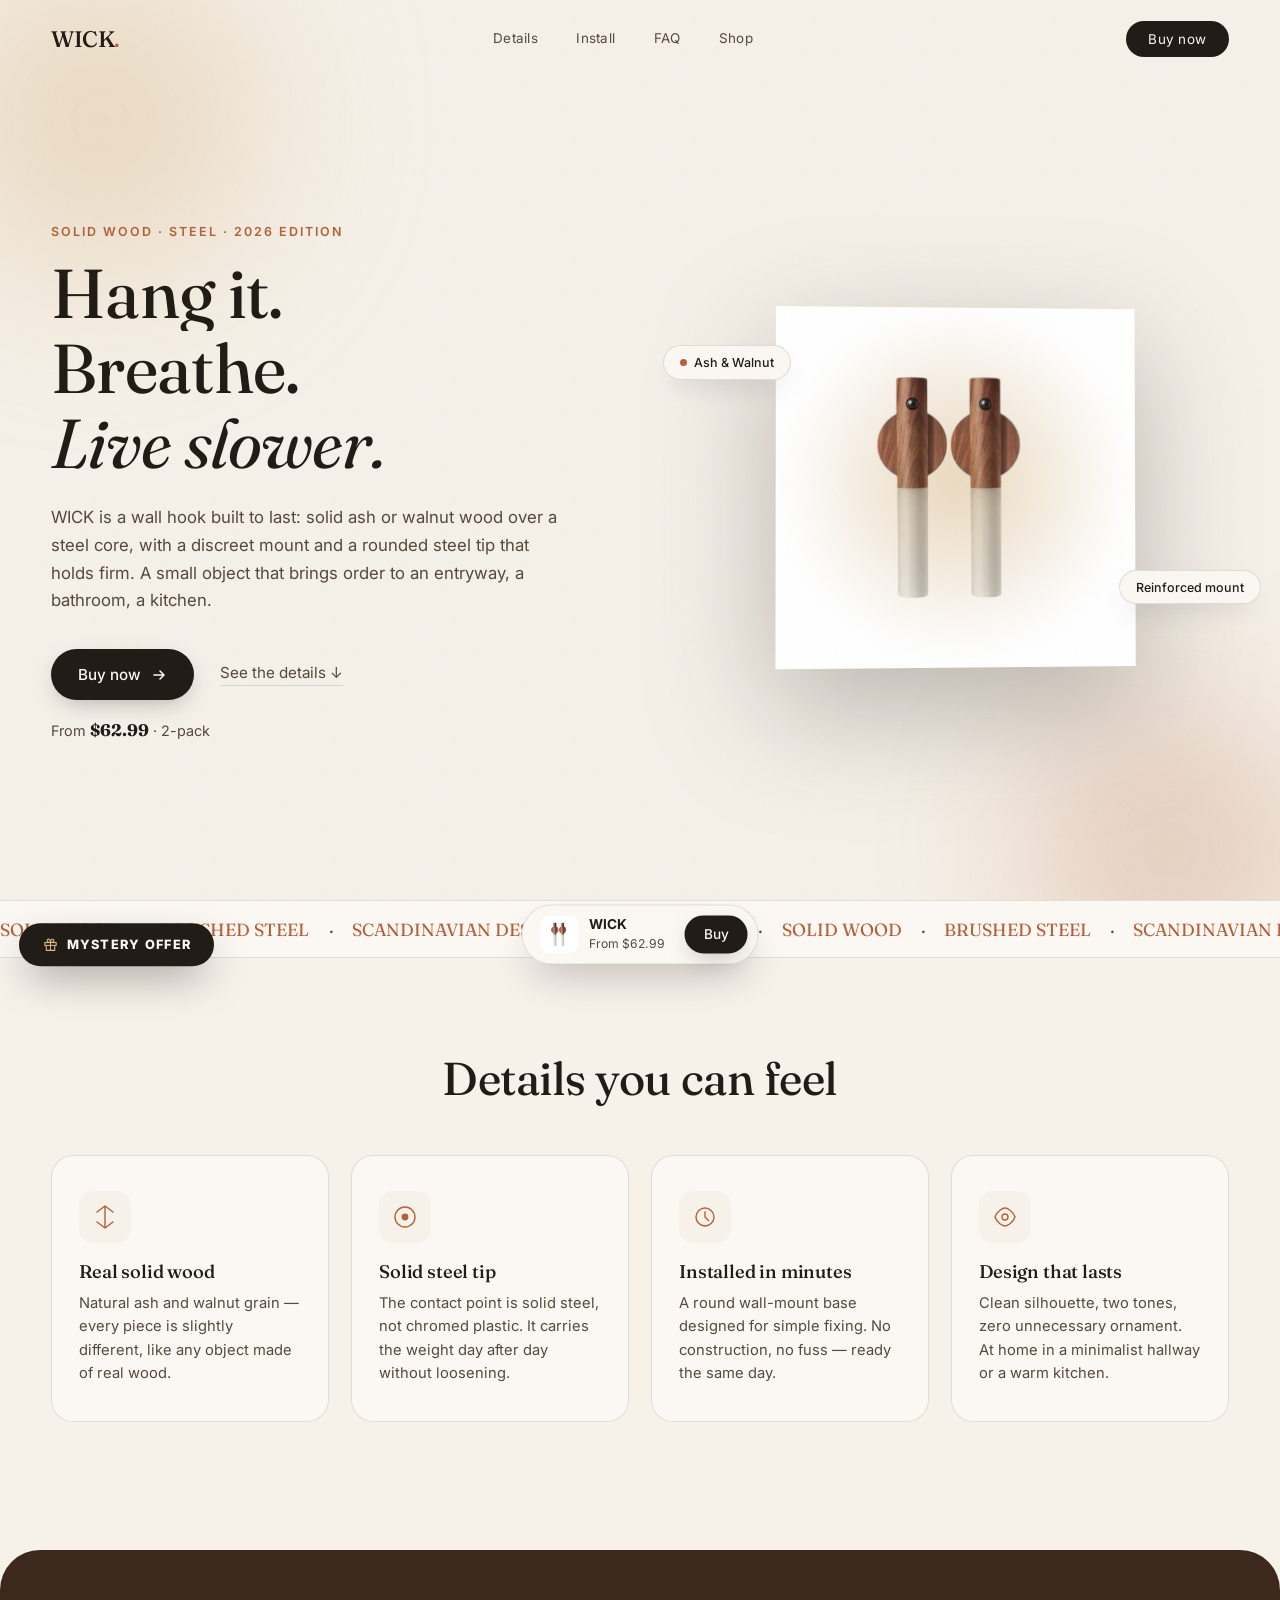
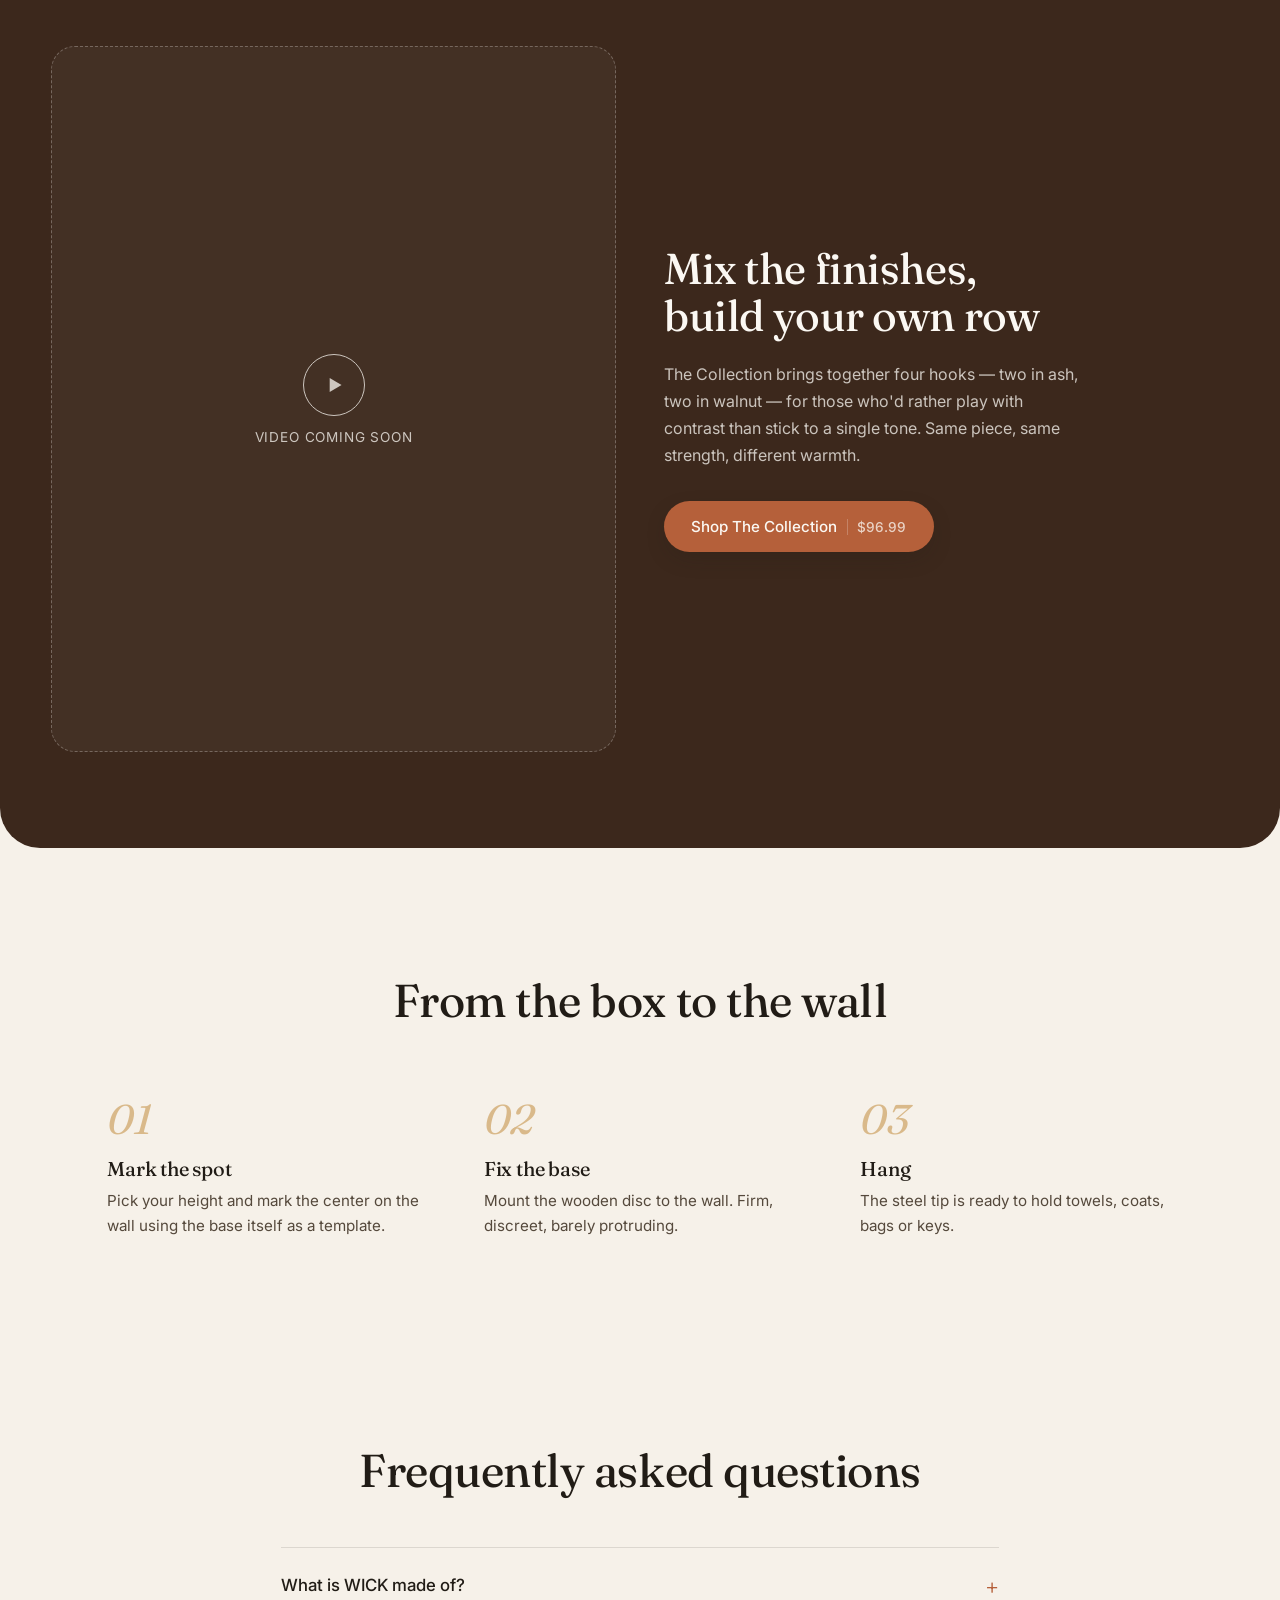
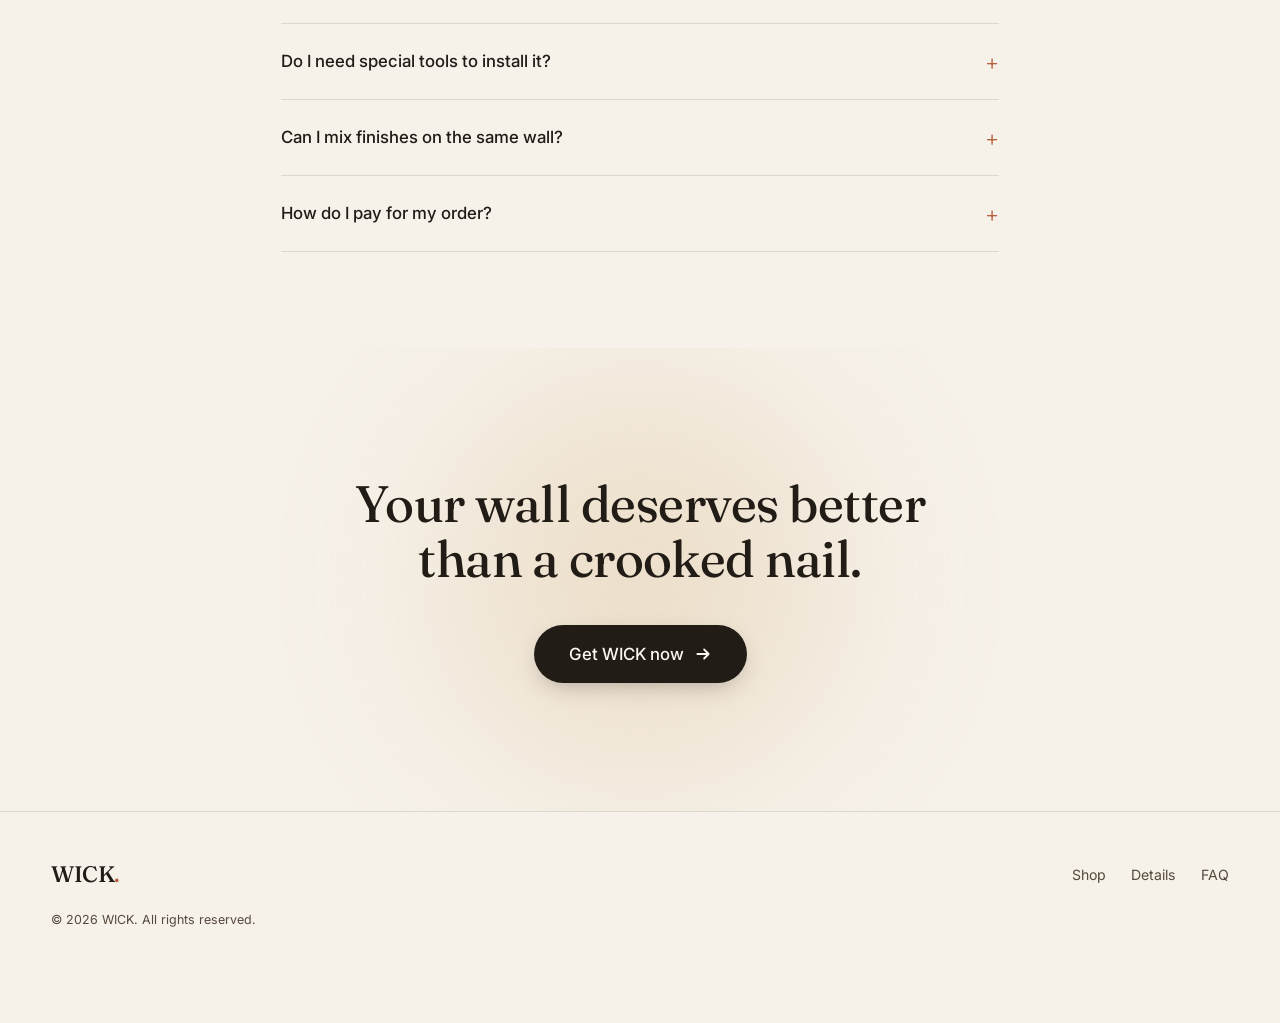
<file: index.html>
<!DOCTYPE html>
<html lang="en">
<head>
<meta charset="UTF-8" />
<meta name="viewport" content="width=device-width, initial-scale=1.0" />
<title>WICK — Solid Wood Wall Hooks with Character</title>
<meta name="description" content="WICK. Solid wood and steel wall hooks in ash and walnut. Scandinavian design, installed in minutes." />
<link rel="preconnect" href="https://fonts.googleapis.com" />
<link rel="preconnect" href="https://fonts.gstatic.com" crossorigin />
<link href="https://fonts.googleapis.com/css2?family=Fraunces:ital,opsz,wght@0,9..144,300;0,9..144,450;0,9..144,600;1,9..144,400&family=Inter:wght@300;400;500;600;700&display=swap" rel="stylesheet" />
<link rel="stylesheet" href="css/styles.css" />
</head>
<body>

<div class="grain"></div>
<div class="cursor-dot" id="cursorDot"></div>

<div class="progress-bar" id="progressBar"></div>

<header class="nav" id="nav">
  <a href="index.html" class="logo">WICK<span class="logo-dot">.</span></a>
  <nav class="nav-links">
    <a href="#details">Details</a>
    <a href="#install">Install</a>
    <a href="#faq">FAQ</a>
    <a href="product.html">Shop</a>
  </nav>
  <a href="product.html" class="nav-cta magnetic">Buy now</a>
  <button class="nav-burger" id="navBurger" aria-label="Menu">
    <span></span><span></span>
  </button>
</header>

<div class="mobile-menu" id="mobileMenu">
  <a href="#details">Details</a>
  <a href="#install">Install</a>
  <a href="#faq">FAQ</a>
  <a href="product.html">Shop</a>
  <a href="product.html" class="mobile-buy">Buy now</a>
</div>

<main id="top">

  <!-- HERO -->
  <section class="hero">
    <div class="hero-blob blob-a" data-mouse-parallax="30"></div>
    <div class="hero-blob blob-b" data-mouse-parallax="-20"></div>
    <div class="hero-inner">
      <p class="eyebrow reveal">Solid wood · Steel · 2026 Edition</p>
      <h1 class="hero-title">
        <span class="line-mask"><span class="line">Hang it.</span></span>
        <span class="line-mask"><span class="line">Breathe.</span></span>
        <span class="line-mask"><span class="line italic">Live slower.</span></span>
      </h1>
      <p class="hero-sub reveal">
        WICK is a wall hook built to last: solid ash or walnut wood over a steel core,
        with a discreet mount and a rounded steel tip that holds firm. A small object
        that brings order to an entryway, a bathroom, a kitchen.
      </p>
      <div class="hero-cta-row reveal">
        <a href="product.html" class="btn-primary magnetic shine">
          <span>Buy now</span>
          <svg width="16" height="16" viewBox="0 0 16 16" fill="none"><path d="M3 8H13M13 8L9 4M13 8L9 12" stroke="currentColor" stroke-width="1.6" stroke-linecap="round" stroke-linejoin="round"/></svg>
        </a>
        <a href="#details" class="btn-ghost">See the details ↓</a>
      </div>
      <p class="hero-price reveal">From <strong>$62.99</strong> · 2-pack</p>
    </div>

    <div class="hero-stage reveal" id="tiltStage">
      <div class="hero-stage-glow"></div>
      <img id="tiltImg" class="hero-stage-img" src="assets/img/wick-walnut-pair.jpg" alt="WICK wall hooks in walnut" />
      <div class="floating-chip chip-1">
        <span class="chip-dot"></span> Ash &amp; Walnut
      </div>
      <div class="floating-chip chip-2">
        Reinforced mount
      </div>
    </div>
  </section>

  <!-- MARQUEE -->
  <div class="marquee">
    <div class="marquee-track">
      <span>SOLID WOOD</span><span>·</span><span>BRUSHED STEEL</span><span>·</span>
      <span>SCANDINAVIAN DESIGN</span><span>·</span><span>BUILT TO LAST</span><span>·</span>
      <span>SOLID WOOD</span><span>·</span><span>BRUSHED STEEL</span><span>·</span>
      <span>SCANDINAVIAN DESIGN</span><span>·</span><span>BUILT TO LAST</span><span>·</span>
    </div>
  </div>

  <!-- DETAILS / FEATURES -->
  <section class="features" id="details">
    <h2 class="section-title reveal">Details you can feel</h2>
    <div class="features-grid">
      <div class="feature-card reveal-scale" data-tilt-card>
        <div class="feature-icon">
          <svg width="28" height="28" viewBox="0 0 28 28" fill="none"><path d="M14 3v22M6 9l8-6 8 6M6 19l8 6 8-6" stroke="currentColor" stroke-width="1.4" stroke-linecap="round" stroke-linejoin="round"/></svg>
        </div>
        <h3>Real solid wood</h3>
        <p>Natural ash and walnut grain — every piece is slightly different, like any object made of real wood.</p>
      </div>
      <div class="feature-card reveal-scale" data-tilt-card>
        <div class="feature-icon">
          <svg width="28" height="28" viewBox="0 0 28 28" fill="none"><circle cx="14" cy="14" r="10" stroke="currentColor" stroke-width="1.4"/><circle cx="14" cy="14" r="3.4" fill="currentColor"/></svg>
        </div>
        <h3>Solid steel tip</h3>
        <p>The contact point is solid steel, not chromed plastic. It carries the weight day after day without loosening.</p>
      </div>
      <div class="feature-card reveal-scale" data-tilt-card>
        <div class="feature-icon">
          <svg width="28" height="28" viewBox="0 0 28 28" fill="none"><rect x="5" y="5" width="18" height="18" rx="9" stroke="currentColor" stroke-width="1.4"/><path d="M14 9v5l3.5 3.5" stroke="currentColor" stroke-width="1.4" stroke-linecap="round"/></svg>
        </div>
        <h3>Installed in minutes</h3>
        <p>A round wall-mount base designed for simple fixing. No construction, no fuss — ready the same day.</p>
      </div>
      <div class="feature-card reveal-scale" data-tilt-card>
        <div class="feature-icon">
          <svg width="28" height="28" viewBox="0 0 28 28" fill="none"><path d="M4 14c2-6 8-9 10-9s8 3 10 9c-2 6-8 9-10 9s-8-3-10-9Z" stroke="currentColor" stroke-width="1.4"/><circle cx="14" cy="14" r="3" stroke="currentColor" stroke-width="1.4"/></svg>
        </div>
        <h3>Design that lasts</h3>
        <p>Clean silhouette, two tones, zero unnecessary ornament. At home in a minimalist hallway or a warm kitchen.</p>
      </div>
    </div>
  </section>

  <!-- LIFESTYLE / VIDEO SLOT -->
  <section class="lifestyle">
    <div class="lifestyle-media video-slot" id="videoSlot">
      <!-- Video placeholder: drop your product videos here -->
      <div class="video-slot-inner">
        <div class="video-slot-play">
          <svg width="26" height="26" viewBox="0 0 24 24" fill="none"><path d="M8 5.5v13l11-6.5-11-6.5Z" fill="currentColor"/></svg>
        </div>
        <p>Video coming soon</p>
      </div>
    </div>
    <div class="lifestyle-text">
      <h2 class="reveal">Mix the finishes,<br />build your own row</h2>
      <p class="reveal">
        The Collection brings together four hooks — two in ash, two in walnut — for
        those who'd rather play with contrast than stick to a single tone. Same piece,
        same strength, different warmth.
      </p>
      <a href="product.html" class="btn-primary magnetic shine reveal">
        <span>Shop The Collection</span>
        <span class="btn-price">$96.99</span>
      </a>
    </div>
  </section>

  <!-- INSTALL STEPS -->
  <section class="steps" id="install">
    <h2 class="section-title reveal">From the box to the wall</h2>
    <div class="steps-row">
      <div class="step reveal-scale">
        <span class="step-num">01</span>
        <h3>Mark the spot</h3>
        <p>Pick your height and mark the center on the wall using the base itself as a template.</p>
      </div>
      <div class="step reveal-scale">
        <span class="step-num">02</span>
        <h3>Fix the base</h3>
        <p>Mount the wooden disc to the wall. Firm, discreet, barely protruding.</p>
      </div>
      <div class="step reveal-scale">
        <span class="step-num">03</span>
        <h3>Hang</h3>
        <p>The steel tip is ready to hold towels, coats, bags or keys.</p>
      </div>
    </div>
  </section>

  <!-- FAQ -->
  <section class="faq" id="faq">
    <h2 class="section-title reveal">Frequently asked questions</h2>
    <div class="faq-list">
      <div class="faq-item reveal">
        <button class="faq-q">
          What is WICK made of?
          <span class="faq-plus">+</span>
        </button>
        <div class="faq-a"><p>A solid wood body (ash or walnut) combined with a steel base and tip. No plastic in any contact or load-bearing area.</p></div>
      </div>
      <div class="faq-item reveal">
        <button class="faq-q">
          Do I need special tools to install it?
          <span class="faq-plus">+</span>
        </button>
        <div class="faq-a"><p>No. The round base is designed for simple wall mounting with the basic tools you already have at home.</p></div>
      </div>
      <div class="faq-item reveal">
        <button class="faq-q">
          Can I mix finishes on the same wall?
          <span class="faq-plus">+</span>
        </button>
        <div class="faq-a"><p>Yes — that's exactly what The Collection is for: two WICK hooks in ash and two in walnut to play with contrast.</p></div>
      </div>
      <div class="faq-item reveal">
        <button class="faq-q">
          How do I pay for my order?
          <span class="faq-plus">+</span>
        </button>
        <div class="faq-a"><p>Payment is processed through a secure encrypted checkout. When you hit “Buy”, we take you straight to complete your order.</p></div>
      </div>
    </div>
  </section>

  <!-- FINAL CTA -->
  <section class="final-cta">
    <div class="final-blob"></div>
    <h2 class="reveal">Your wall deserves better<br />than a crooked nail.</h2>
    <a href="product.html" class="btn-primary btn-large magnetic shine reveal">
      <span>Get WICK now</span>
      <svg width="18" height="18" viewBox="0 0 16 16" fill="none"><path d="M3 8H13M13 8L9 4M13 8L9 12" stroke="currentColor" stroke-width="1.6" stroke-linecap="round" stroke-linejoin="round"/></svg>
    </a>
  </section>

</main>

<footer class="footer">
  <div class="footer-top">
    <span class="logo">WICK<span class="logo-dot">.</span></span>
    <div class="footer-links">
      <a href="product.html">Shop</a>
      <a href="#details">Details</a>
      <a href="#faq">FAQ</a>
    </div>
  </div>
  <p class="footer-note">© 2026 WICK. All rights reserved.</p>
</footer>

<div class="sticky-buy" id="stickyBuy">
  <div class="sticky-buy-info">
    <img src="assets/img/wick-walnut-pair.jpg" alt="" />
    <div>
      <strong>WICK</strong>
      <span id="stickyPrice">From $62.99</span>
    </div>
  </div>
  <a href="product.html" class="btn-primary">Buy</a>
</div>

<!-- PROMO PILL + CARD -->
<div class="promo-pill" id="promoPill">
  <span class="promo-pill-ico"><svg width="17" height="17" viewBox="0 0 24 24" fill="none"><rect x="4" y="9" width="16" height="4" stroke="currentColor" stroke-width="1.5"/><path d="M6 13v7h12v-7M12 9v11M12 9S9 9 7.8 7.8a2.1 2.1 0 0 1 3-3C12 6 12 9 12 9Zm0 0s3 0 4.2-1.2a2.1 2.1 0 0 0-3-3C12 6 12 9 12 9Z" stroke="currentColor" stroke-width="1.5" stroke-linejoin="round"/></svg></span> MYSTERY OFFER
</div>
<div class="promo-card" id="promoCard">
  <button class="promo-close" id="promoClose" aria-label="Close">×</button>
  <p class="promo-eyebrow">Your welcome gift</p>
  <h3 class="promo-title">10% off<br />your first WICK</h3>
  <button class="promo-code" id="promoCode" title="Click to copy">WELCOME10</button>
  <a href="product.html" class="btn-cart promo-cta">
    <span class="btn-cart-label">CLAIM 10% OFF</span>
  </a>
  <p class="promo-small">Use the code at checkout. One per customer.</p>
</div>

<script src="js/main.js"></script>
</body>
</html>
</file>
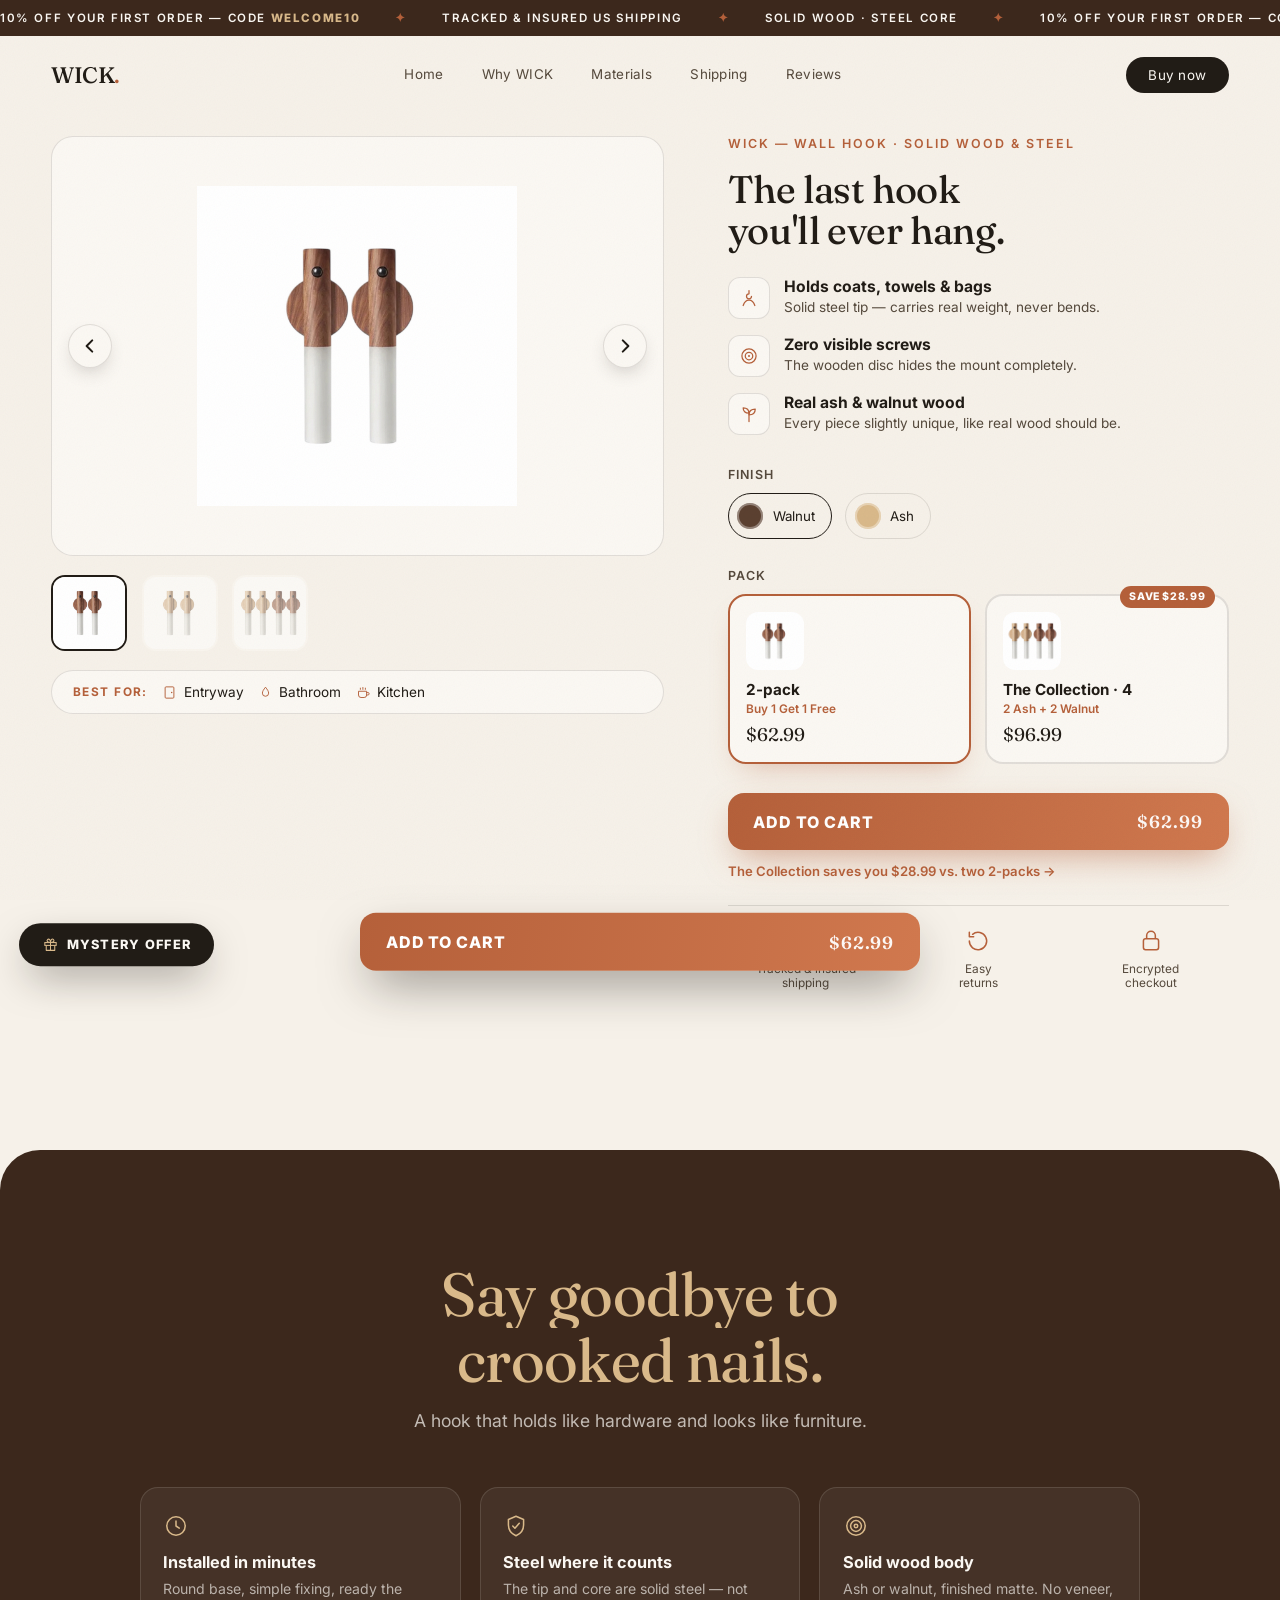
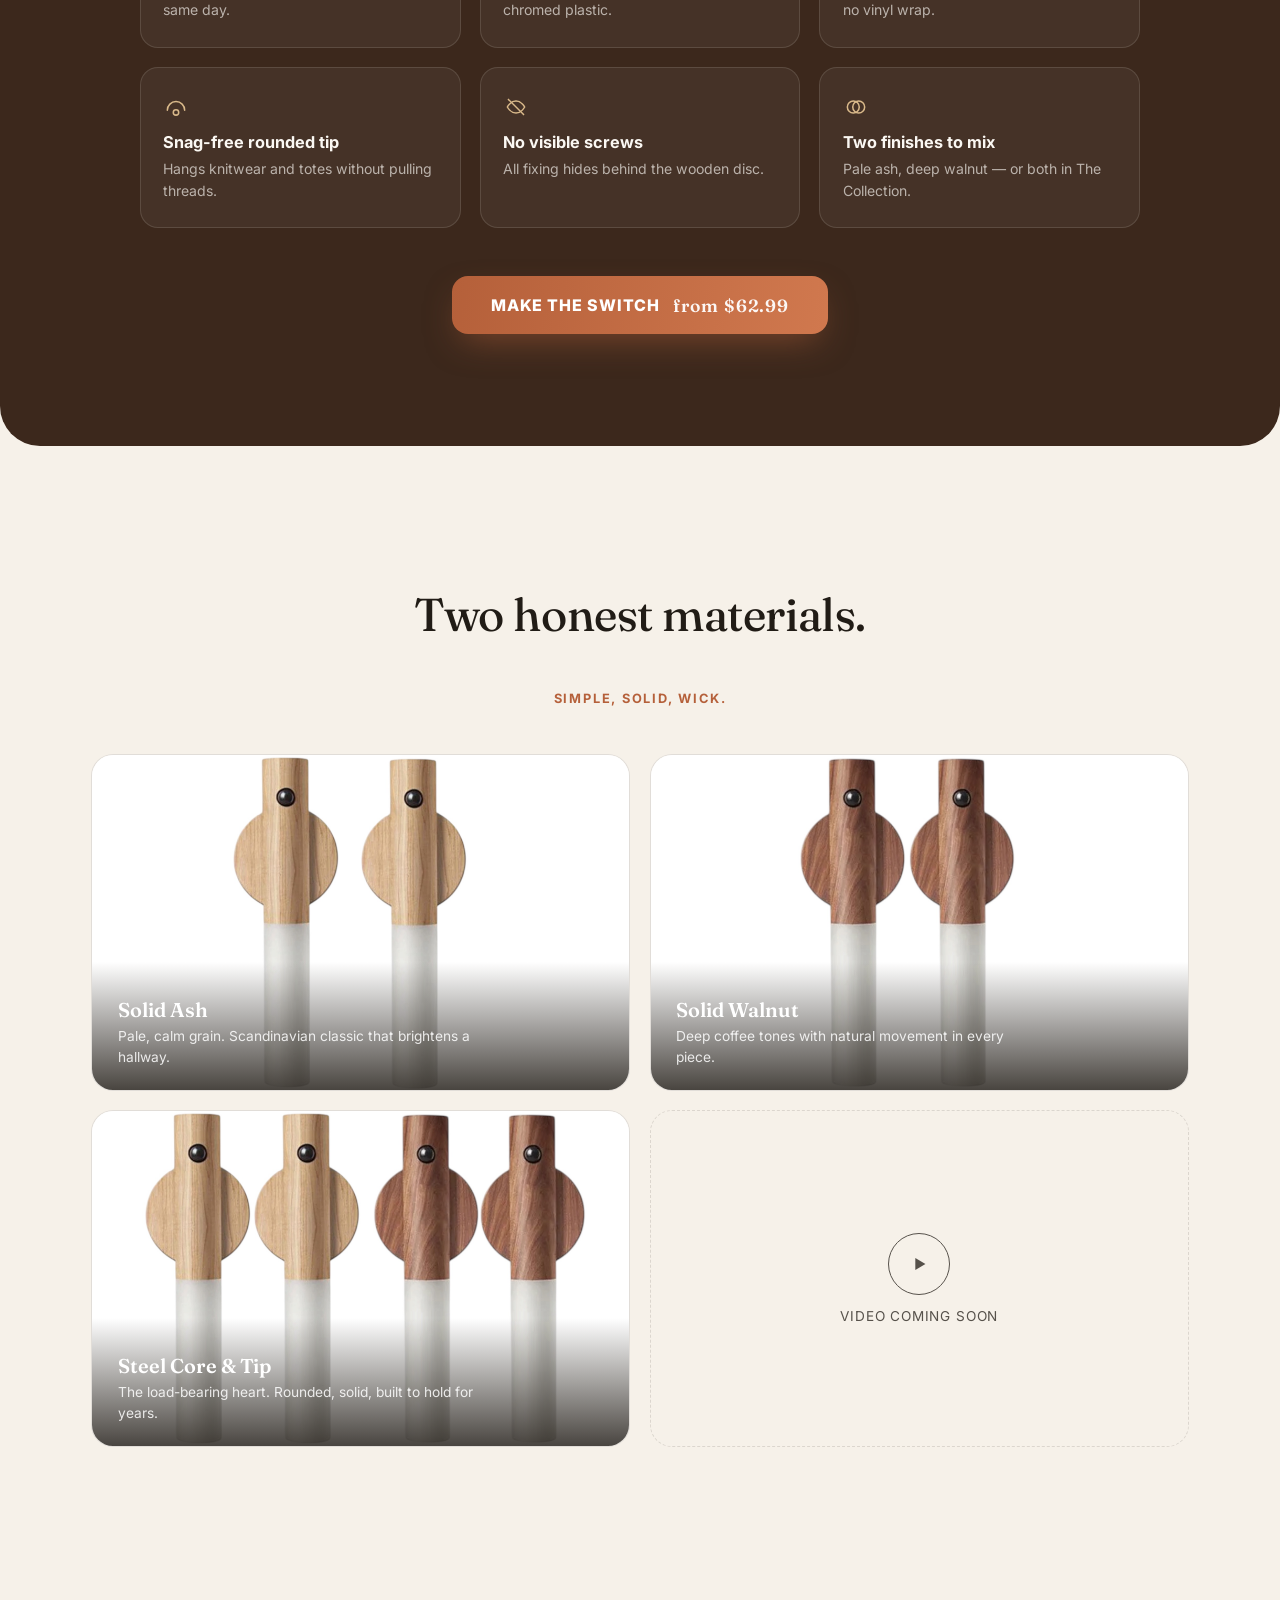
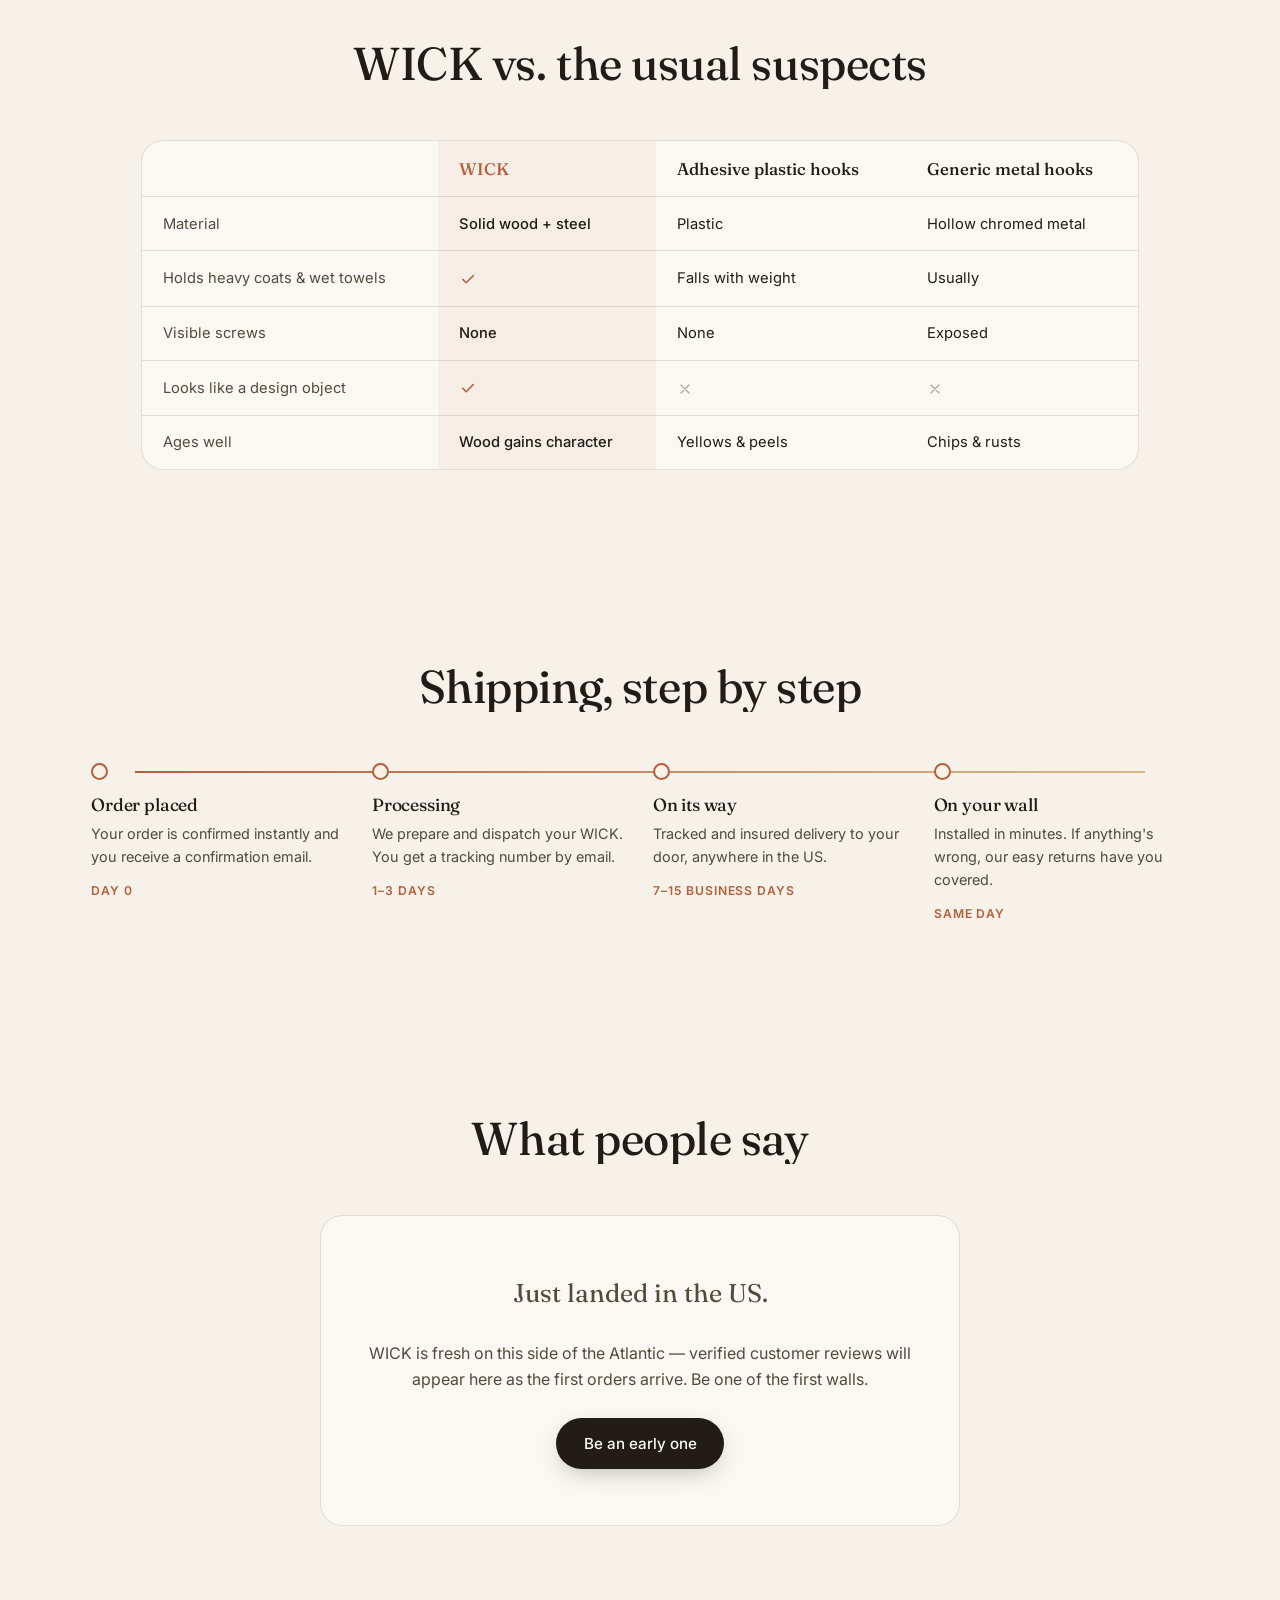
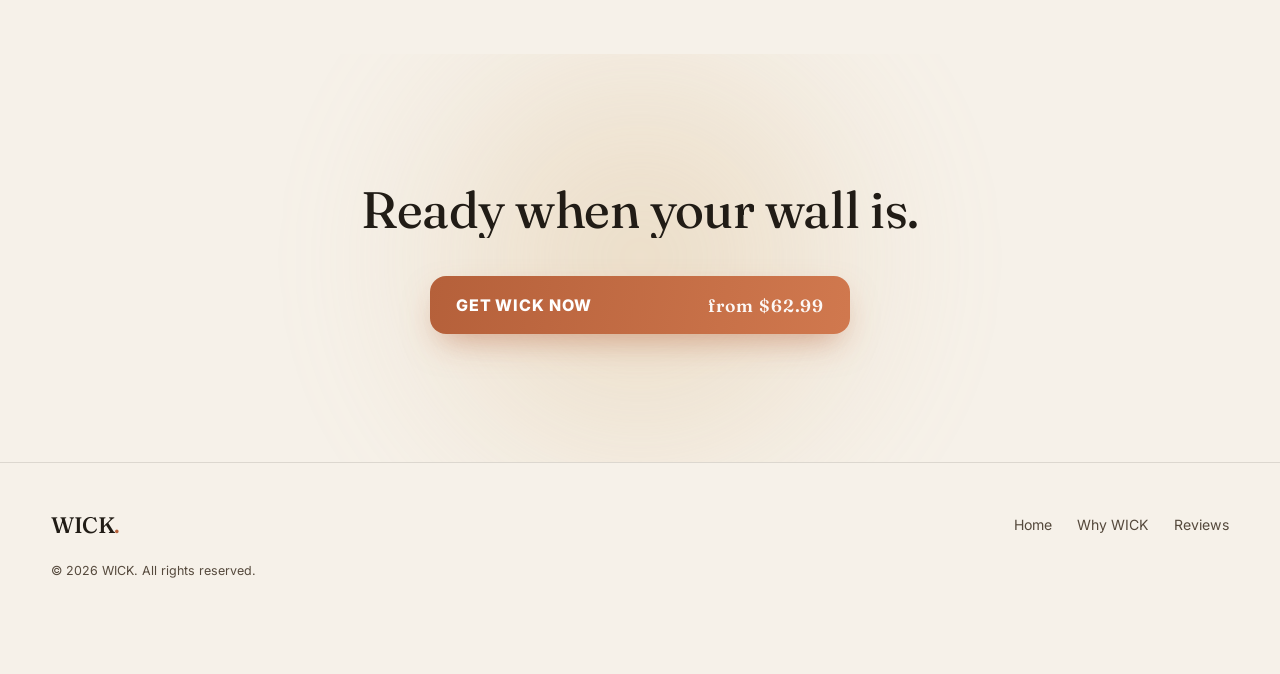
<file: product.html>
<!DOCTYPE html>
<html lang="en">
<head>
<meta charset="UTF-8" />
<meta name="viewport" content="width=device-width, initial-scale=1.0" />
<title>WICK Wall Hook — Shop | Solid Wood &amp; Steel</title>
<meta name="description" content="Buy WICK: solid ash or walnut wall hooks with a steel core. 2-pack $62.99, The Collection (4 hooks) $96.99. Tracked shipping." />
<link rel="preconnect" href="https://fonts.googleapis.com" />
<link rel="preconnect" href="https://fonts.gstatic.com" crossorigin />
<link href="https://fonts.googleapis.com/css2?family=Fraunces:ital,opsz,wght@0,9..144,300;0,9..144,450;0,9..144,600;0,9..144,700;1,9..144,400&family=Inter:wght@300;400;500;600;700;800&display=swap" rel="stylesheet" />
<link rel="stylesheet" href="css/styles.css" />
</head>
<body class="page-product">

<div class="grain"></div>
<div class="cursor-dot" id="cursorDot"></div>

<div class="progress-bar" id="progressBar"></div>

<!-- ANNOUNCEMENT BAR -->
<div class="announce">
  <div class="announce-track">
    <span>10% OFF YOUR FIRST ORDER — CODE <b>WELCOME10</b></span><i>✦</i>
    <span>TRACKED &amp; INSURED US SHIPPING</span><i>✦</i>
    <span>SOLID WOOD · STEEL CORE</span><i>✦</i>
    <span>10% OFF YOUR FIRST ORDER — CODE <b>WELCOME10</b></span><i>✦</i>
    <span>TRACKED &amp; INSURED US SHIPPING</span><i>✦</i>
    <span>SOLID WOOD · STEEL CORE</span><i>✦</i>
  </div>
</div>

<header class="nav with-announce" id="nav">
  <a href="index.html" class="logo">WICK<span class="logo-dot">.</span></a>
  <nav class="nav-links">
    <a href="index.html">Home</a>
    <a href="#why">Why WICK</a>
    <a href="#materials">Materials</a>
    <a href="#shipping">Shipping</a>
    <a href="#reviews">Reviews</a>
  </nav>
  <button class="nav-cta magnetic" data-buy data-pack-dynamic>Buy now</button>
  <button class="nav-burger" id="navBurger" aria-label="Menu">
    <span></span><span></span>
  </button>
</header>

<div class="mobile-menu" id="mobileMenu">
  <a href="index.html">Home</a>
  <a href="#why">Why WICK</a>
  <a href="#materials">Materials</a>
  <a href="#shipping">Shipping</a>
  <a href="#reviews">Reviews</a>
  <button class="mobile-buy" data-buy data-pack-dynamic>Buy now</button>
</div>

<main id="top">

  <!-- PRODUCT BUY BOX -->
  <section class="product product-page-top" id="product">
    <div class="product-gallery">
      <div class="product-frame reveal-scale">
        <button class="gal-arrow gal-prev" id="galPrev" aria-label="Previous image">
          <svg width="18" height="18" viewBox="0 0 16 16" fill="none"><path d="M10 3 5 8l5 5" stroke="currentColor" stroke-width="1.8" stroke-linecap="round" stroke-linejoin="round"/></svg>
        </button>
        <img id="productImg" src="assets/img/wick-walnut-pair.jpg" alt="WICK walnut" />
        <button class="gal-arrow gal-next" id="galNext" aria-label="Next image">
          <svg width="18" height="18" viewBox="0 0 16 16" fill="none"><path d="m6 3 5 5-5 5" stroke="currentColor" stroke-width="1.8" stroke-linecap="round" stroke-linejoin="round"/></svg>
        </button>
      </div>
      <div class="product-thumbs">
        <button class="thumb active" data-finish="walnut" data-img="assets/img/wick-walnut-pair.jpg">
          <img src="assets/img/wick-walnut-pair.jpg" alt="Walnut" />
        </button>
        <button class="thumb" data-finish="ash" data-img="assets/img/wick-ash-pair.jpg">
          <img src="assets/img/wick-ash-pair.jpg" alt="Ash" />
        </button>
        <button class="thumb" data-finish="mix" data-img="assets/img/wick-collection-4.jpg">
          <img src="assets/img/wick-collection-4.jpg" alt="The Collection" />
        </button>
      </div>
      <div class="bestfor reveal">
        <b>BEST FOR:</b>
        <span><svg width="15" height="15" viewBox="0 0 24 24" fill="none"><rect x="5" y="3" width="14" height="18" rx="1.5" stroke="currentColor" stroke-width="1.5"/><circle cx="15.5" cy="12" r="1.2" fill="currentColor"/></svg> Entryway</span>
        <span><svg width="15" height="15" viewBox="0 0 24 24" fill="none"><path d="M12 3.5c-3 4-5 6.6-5 9.5a5 5 0 0 0 10 0c0-2.9-2-5.5-5-9.5Z" stroke="currentColor" stroke-width="1.5" stroke-linejoin="round"/></svg> Bathroom</span>
        <span><svg width="15" height="15" viewBox="0 0 24 24" fill="none"><path d="M4 10h13v6a4 4 0 0 1-4 4H8a4 4 0 0 1-4-4v-6Z" stroke="currentColor" stroke-width="1.5"/><path d="M17 12h2a2 2 0 0 1 0 4h-2M7 7V5m4 2V4m4 3V5" stroke="currentColor" stroke-width="1.5" stroke-linecap="round"/></svg> Kitchen</span>
      </div>
    </div>

    <div class="product-info">
      <p class="eyebrow reveal">WICK — Wall hook · Solid wood &amp; steel</p>
      <h1 class="product-h1 reveal">The last hook<br />you'll ever hang.</h1>

      <ul class="benefit-bullets reveal">
        <li>
          <span class="bullet-ico"><svg width="20" height="20" viewBox="0 0 24 24" fill="none"><path d="M12 3v4m0 0a3 3 0 1 0 3 3" stroke="currentColor" stroke-width="1.5" stroke-linecap="round"/><path d="M5 21c1.5-4.5 4-6.5 7-6.5s5.5 2 7 6.5" stroke="currentColor" stroke-width="1.5" stroke-linecap="round"/></svg></span>
          <div><b>Holds coats, towels &amp; bags</b><small>Solid steel tip — carries real weight, never bends.</small></div>
        </li>
        <li>
          <span class="bullet-ico"><svg width="20" height="20" viewBox="0 0 24 24" fill="none"><circle cx="12" cy="12" r="8.5" stroke="currentColor" stroke-width="1.5"/><circle cx="12" cy="12" r="4.5" stroke="currentColor" stroke-width="1.5"/><circle cx="12" cy="12" r="1.2" fill="currentColor"/></svg></span>
          <div><b>Zero visible screws</b><small>The wooden disc hides the mount completely.</small></div>
        </li>
        <li>
          <span class="bullet-ico"><svg width="20" height="20" viewBox="0 0 24 24" fill="none"><path d="M12 21V9" stroke="currentColor" stroke-width="1.5" stroke-linecap="round"/><path d="M12 13c0-4.5 3-7 7.5-7 0 4.5-3 7-7.5 7Zm0-2c0-4-2.5-6.5-7-6.5C5 8.5 7.5 11 12 11Z" stroke="currentColor" stroke-width="1.5" stroke-linejoin="round"/></svg></span>
          <div><b>Real ash &amp; walnut wood</b><small>Every piece slightly unique, like real wood should be.</small></div>
        </li>
      </ul>

      <div class="option-block reveal" id="finishBlock">
        <span class="option-label">Finish <span class="option-note" id="finishNote"></span></span>
        <div class="swatches">
          <button class="swatch active" data-finish="walnut" data-img="assets/img/wick-walnut-pair.jpg" style="--sw:#5b4030">
            <span>Walnut</span>
          </button>
          <button class="swatch" data-finish="ash" data-img="assets/img/wick-ash-pair.jpg" style="--sw:#d9b98a">
            <span>Ash</span>
          </button>
        </div>
      </div>

      <div class="option-block reveal">
        <span class="option-label">Pack</span>
        <div class="pack-cards">
          <button class="pack-card active" data-pack="pair" data-price="$62.99">
            <img src="assets/img/wick-walnut-pair.jpg" alt="" class="pack-card-img" id="pairPackImg" />
            <span class="pack-card-name">2-pack</span>
            <span class="pack-card-tag">Buy 1 Get 1 Free</span>
            <span class="pack-card-price">$62.99</span>
          </button>
          <button class="pack-card" data-pack="collection" data-price="$96.99">
            <span class="pack-card-badge">SAVE $28.99</span>
            <img src="assets/img/wick-collection-4.jpg" alt="" class="pack-card-img" />
            <span class="pack-card-name">The Collection · 4</span>
            <span class="pack-card-tag">2 Ash + 2 Walnut</span>
            <span class="pack-card-price">$96.99</span>
          </button>
        </div>
      </div>

      <button class="btn-cart reveal" data-buy data-pack-dynamic>
        <span class="btn-cart-label">ADD TO CART</span>
        <span class="btn-cart-price" id="btnPrice">$62.99</span>
      </button>
      <p class="savings-hint reveal" id="savingsHint">The Collection saves you $28.99 vs. two 2-packs →</p>

      <div class="trust-row reveal">
        <div class="trust-item">
          <svg width="26" height="26" viewBox="0 0 24 24" fill="none"><path d="M3 8.5 12 4l9 4.5v7L12 20l-9-4.5v-7Z" stroke="currentColor" stroke-width="1.4" stroke-linejoin="round"/><path d="M12 11v9M3 8.5l9 4.5 9-4.5" stroke="currentColor" stroke-width="1.4" stroke-linejoin="round"/></svg>
          <span>Tracked &amp; insured<br />shipping</span>
        </div>
        <div class="trust-item">
          <svg width="26" height="26" viewBox="0 0 24 24" fill="none"><path d="M4 12a8 8 0 1 0 3-6.2" stroke="currentColor" stroke-width="1.4" stroke-linecap="round"/><path d="M4 4v4h4" stroke="currentColor" stroke-width="1.4" stroke-linecap="round" stroke-linejoin="round"/></svg>
          <span>Easy<br />returns</span>
        </div>
        <div class="trust-item">
          <svg width="26" height="26" viewBox="0 0 24 24" fill="none"><rect x="5" y="10" width="14" height="10" rx="2" stroke="currentColor" stroke-width="1.4"/><path d="M8 10V7a4 4 0 0 1 8 0v3" stroke="currentColor" stroke-width="1.4"/></svg>
          <span>Encrypted<br />checkout</span>
        </div>
      </div>
    </div>
  </section>

  <!-- BIG WHY SECTION (dark) -->
  <section class="why" id="why">
    <h2 class="why-title split-words">Say goodbye to crooked nails.</h2>
    <p class="why-sub reveal">A hook that holds like hardware and looks like furniture.</p>

    <div class="why-grid">
      <div class="why-item reveal-pop">
        <span class="why-ico"><svg width="26" height="26" viewBox="0 0 24 24" fill="none"><circle cx="12" cy="12" r="8.5" stroke="currentColor" stroke-width="1.4"/><path d="M12 7.5V12l3 2" stroke="currentColor" stroke-width="1.4" stroke-linecap="round" stroke-linejoin="round"/></svg></span>
        <b>Installed in minutes</b>
        <p>Round base, simple fixing, ready the same day.</p>
      </div>
      <div class="why-item reveal-pop">
        <span class="why-ico"><svg width="26" height="26" viewBox="0 0 24 24" fill="none"><path d="M12 3 5 6v5c0 4.5 3 8.2 7 10 4-1.8 7-5.5 7-10V6l-7-3Z" stroke="currentColor" stroke-width="1.4" stroke-linejoin="round"/><path d="m9 12 2 2 4-4.5" stroke="currentColor" stroke-width="1.4" stroke-linecap="round" stroke-linejoin="round"/></svg></span>
        <b>Steel where it counts</b>
        <p>The tip and core are solid steel — not chromed plastic.</p>
      </div>
      <div class="why-item reveal-pop">
        <span class="why-ico"><svg width="26" height="26" viewBox="0 0 24 24" fill="none"><circle cx="12" cy="12" r="8.5" stroke="currentColor" stroke-width="1.4"/><circle cx="12" cy="12" r="5" stroke="currentColor" stroke-width="1.4"/><circle cx="12" cy="12" r="1.6" stroke="currentColor" stroke-width="1.4"/></svg></span>
        <b>Solid wood body</b>
        <p>Ash or walnut, finished matte. No veneer, no vinyl wrap.</p>
      </div>
      <div class="why-item reveal-pop">
        <span class="why-ico"><svg width="26" height="26" viewBox="0 0 24 24" fill="none"><path d="M4 15a8 8 0 0 1 16 0" stroke="currentColor" stroke-width="1.4" stroke-linecap="round"/><circle cx="12" cy="17" r="2.5" stroke="currentColor" stroke-width="1.4"/></svg></span>
        <b>Snag-free rounded tip</b>
        <p>Hangs knitwear and totes without pulling threads.</p>
      </div>
      <div class="why-item reveal-pop">
        <span class="why-ico"><svg width="26" height="26" viewBox="0 0 24 24" fill="none"><path d="M4 12s3-5.5 8-5.5S20 12 20 12s-3 5.5-8 5.5S4 12 4 12Z" stroke="currentColor" stroke-width="1.4" stroke-linejoin="round"/><path d="m5 5 14 14" stroke="currentColor" stroke-width="1.4" stroke-linecap="round"/></svg></span>
        <b>No visible screws</b>
        <p>All fixing hides behind the wooden disc.</p>
      </div>
      <div class="why-item reveal-pop">
        <span class="why-ico"><svg width="26" height="26" viewBox="0 0 24 24" fill="none"><circle cx="9.5" cy="12" r="5.5" stroke="currentColor" stroke-width="1.4"/><circle cx="14.5" cy="12" r="5.5" stroke="currentColor" stroke-width="1.4"/></svg></span>
        <b>Two finishes to mix</b>
        <p>Pale ash, deep walnut — or both in The Collection.</p>
      </div>
    </div>

    <button class="btn-cart btn-cart-ghost reveal" data-buy data-pack-dynamic>
      <span class="btn-cart-label">MAKE THE SWITCH</span>
      <span class="btn-cart-price">from $62.99</span>
    </button>
  </section>

  <!-- MATERIALS -->
  <section class="materials" id="materials">
    <h2 class="section-title split-words">Two honest materials.</h2>
    <p class="materials-sub reveal">Simple, solid, WICK.</p>
    <div class="material-cards">
      <div class="material-card reveal-scale">
        <img src="assets/img/wick-ash-pair.jpg" alt="Ash wood" />
        <div class="material-card-text">
          <b>Solid Ash</b>
          <p>Pale, calm grain. Scandinavian classic that brightens a hallway.</p>
        </div>
      </div>
      <div class="material-card reveal-scale">
        <img src="assets/img/wick-walnut-pair.jpg" alt="Walnut wood" />
        <div class="material-card-text">
          <b>Solid Walnut</b>
          <p>Deep coffee tones with natural movement in every piece.</p>
        </div>
      </div>
      <div class="material-card reveal-scale">
        <img src="assets/img/wick-collection-4.jpg" alt="Steel core" />
        <div class="material-card-text">
          <b>Steel Core &amp; Tip</b>
          <p>The load-bearing heart. Rounded, solid, built to hold for years.</p>
        </div>
      </div>
      <div class="material-card material-video reveal-scale">
        <!-- Video placeholder: drop your product video here -->
        <div class="video-slot-inner">
          <div class="video-slot-play">
            <svg width="22" height="22" viewBox="0 0 24 24" fill="none"><path d="M8 5.5v13l11-6.5-11-6.5Z" fill="currentColor"/></svg>
          </div>
          <p>Video coming soon</p>
        </div>
      </div>
    </div>
  </section>

  <!-- COMPARISON -->
  <section class="compare" id="compare">
    <h2 class="section-title split-words">WICK vs. the usual suspects</h2>
    <div class="compare-wrap reveal">
      <table class="compare-table">
        <thead>
          <tr>
            <th></th>
            <th class="compare-hero">WICK</th>
            <th>Adhesive plastic hooks</th>
            <th>Generic metal hooks</th>
          </tr>
        </thead>
        <tbody>
          <tr>
            <td>Material</td>
            <td class="compare-hero">Solid wood + steel</td>
            <td>Plastic</td>
            <td>Hollow chromed metal</td>
          </tr>
          <tr>
            <td>Holds heavy coats &amp; wet towels</td>
            <td class="compare-hero"><svg class="tbl-yes" width="18" height="18" viewBox="0 0 24 24" fill="none"><path d="m5 12.5 4.5 4.5L19 7.5" stroke="currentColor" stroke-width="2" stroke-linecap="round" stroke-linejoin="round"/></svg></td>
            <td>Falls with weight</td>
            <td>Usually</td>
          </tr>
          <tr>
            <td>Visible screws</td>
            <td class="compare-hero">None</td>
            <td>None</td>
            <td>Exposed</td>
          </tr>
          <tr>
            <td>Looks like a design object</td>
            <td class="compare-hero"><svg class="tbl-yes" width="18" height="18" viewBox="0 0 24 24" fill="none"><path d="m5 12.5 4.5 4.5L19 7.5" stroke="currentColor" stroke-width="2" stroke-linecap="round" stroke-linejoin="round"/></svg></td>
            <td><svg class="tbl-no" width="16" height="16" viewBox="0 0 24 24" fill="none"><path d="m6 6 12 12M18 6 6 18" stroke="currentColor" stroke-width="2" stroke-linecap="round"/></svg></td>
            <td><svg class="tbl-no" width="16" height="16" viewBox="0 0 24 24" fill="none"><path d="m6 6 12 12M18 6 6 18" stroke="currentColor" stroke-width="2" stroke-linecap="round"/></svg></td>
          </tr>
          <tr>
            <td>Ages well</td>
            <td class="compare-hero">Wood gains character</td>
            <td>Yellows &amp; peels</td>
            <td>Chips &amp; rusts</td>
          </tr>
        </tbody>
      </table>
    </div>
  </section>

  <!-- SHIPPING -->
  <section class="shipping" id="shipping">
    <h2 class="section-title split-words">Shipping, step by step</h2>
    <div class="ship-timeline">
      <div class="ship-step reveal-scale">
        <div class="ship-dot"></div>
        <h3>Order placed</h3>
        <p>Your order is confirmed instantly and you receive a confirmation email.</p>
        <span class="ship-time">Day 0</span>
      </div>
      <div class="ship-step reveal-scale">
        <div class="ship-dot"></div>
        <h3>Processing</h3>
        <p>We prepare and dispatch your WICK. You get a tracking number by email.</p>
        <span class="ship-time">1–3 days</span>
      </div>
      <div class="ship-step reveal-scale">
        <div class="ship-dot"></div>
        <h3>On its way</h3>
        <p>Tracked and insured delivery to your door, anywhere in the US.</p>
        <span class="ship-time">7–15 business days</span>
      </div>
      <div class="ship-step reveal-scale">
        <div class="ship-dot"></div>
        <h3>On your wall</h3>
        <p>Installed in minutes. If anything's wrong, our easy returns have you covered.</p>
        <span class="ship-time">Same day</span>
      </div>
    </div>
  </section>

  <!-- REVIEWS -->
  <section class="reviews" id="reviews">
    <h2 class="section-title split-words">What people say</h2>
    <div class="reviews-empty reveal" id="reviewsEmpty">
      <p class="reviews-empty-big">Just landed in the US.</p>
      <p>WICK is fresh on this side of the Atlantic — verified customer reviews will
      appear here as the first orders arrive. Be one of the first walls.</p>
      <button class="btn-primary shine" data-buy data-pack-dynamic><span>Be an early one</span></button>
    </div>
    <div class="reviews-grid" id="reviewsGrid"></div>
  </section>

  <!-- FINAL CTA -->
  <section class="final-cta">
    <div class="final-blob"></div>
    <h2 class="split-words">Ready when your wall is.</h2>
    <button class="btn-cart btn-cart-center reveal" data-buy data-pack-dynamic>
      <span class="btn-cart-label">GET WICK NOW</span>
      <span class="btn-cart-price">from $62.99</span>
    </button>
  </section>

</main>

<footer class="footer">
  <div class="footer-top">
    <span class="logo">WICK<span class="logo-dot">.</span></span>
    <div class="footer-links">
      <a href="index.html">Home</a>
      <a href="#why">Why WICK</a>
      <a href="#reviews">Reviews</a>
    </div>
  </div>
  <p class="footer-note">© 2026 WICK. All rights reserved.</p>
</footer>

<!-- STICKY CART BAR -->
<div class="sticky-cart" id="stickyBuy">
  <button class="btn-cart" data-buy data-pack-dynamic>
    <span class="btn-cart-label">ADD TO CART</span>
    <span class="btn-cart-price" id="stickyPrice">$62.99</span>
  </button>
</div>

<!-- PROMO PILL + CARD -->
<div class="promo-pill" id="promoPill">
  <span class="promo-pill-ico"><svg width="17" height="17" viewBox="0 0 24 24" fill="none"><rect x="4" y="9" width="16" height="4" stroke="currentColor" stroke-width="1.5"/><path d="M6 13v7h12v-7M12 9v11M12 9S9 9 7.8 7.8a2.1 2.1 0 0 1 3-3C12 6 12 9 12 9Zm0 0s3 0 4.2-1.2a2.1 2.1 0 0 0-3-3C12 6 12 9 12 9Z" stroke="currentColor" stroke-width="1.5" stroke-linejoin="round"/></svg></span> MYSTERY OFFER
</div>
<div class="promo-card" id="promoCard">
  <button class="promo-close" id="promoClose" aria-label="Close">×</button>
  <p class="promo-eyebrow">Your welcome gift</p>
  <h3 class="promo-title">10% off<br />your first WICK</h3>
  <button class="promo-code" id="promoCode" title="Click to copy">WELCOME10</button>
  <button class="btn-cart promo-cta" data-buy data-pack-dynamic>
    <span class="btn-cart-label">CLAIM 10% OFF</span>
  </button>
  <p class="promo-small">Use the code at checkout. One per customer.</p>
</div>

<script src="js/main.js"></script>
</body>
</html>
</file>
<file: css/styles.css>
/* ---------- Reset & base ---------- */
*, *::before, *::after { box-sizing: border-box; margin: 0; padding: 0; }

:root {
  --cream: #f6f1e9;
  --paper: #fbf8f3;
  --ink: #211c16;
  --ink-soft: #55493c;
  --walnut: #5b4030;
  --walnut-deep: #3c281c;
  --ash: #d9b98a;
  --rust: #b5603a;
  --steel: #3a3f3f;
  --line: rgba(33, 28, 22, 0.12);
  --radius: 22px;
  --ease: cubic-bezier(.16,.84,.32,1);
}

html { scroll-behavior: smooth; }

body {
  background: var(--cream);
  color: var(--ink);
  font-family: "Inter", sans-serif;
  font-weight: 400;
  overflow-x: hidden;
  cursor: default;
  -webkit-font-smoothing: antialiased;
}

h1, h2, h3 {
  font-family: "Fraunces", serif;
  font-weight: 450;
  letter-spacing: -0.01em;
  line-height: 1.08;
}

.italic { font-style: italic; font-weight: 400; }

img { max-width: 100%; display: block; }

a { color: inherit; }

button { font-family: inherit; cursor: pointer; border: none; background: none; color: inherit; }

.reveal, .reveal-scale {
  opacity: 0;
  transform: translateY(28px);
  transition: opacity .9s var(--ease), transform .9s var(--ease);
}
.reveal-scale { transform: translateY(20px) scale(.96); }
.reveal.in, .reveal-scale.in { opacity: 1; transform: none; }

/* stagger inside hero/product blocks */
.hero-title span, .hero-sub, .hero-cta-row, .eyebrow, .hero-price { transition-delay: calc(var(--i, 0) * 70ms); }

/* ---------- Grain texture overlay ---------- */
.grain {
  position: fixed; inset: 0; z-index: 9998; pointer-events: none;
  opacity: .045; mix-blend-mode: multiply;
  background-image: url("data:image/svg+xml,%3Csvg xmlns='http://www.w3.org/2000/svg' width='120' height='120'%3E%3Cfilter id='n'%3E%3CfeTurbulence type='fractalNoise' baseFrequency='0.9' numOctaves='2' stitchTiles='stitch'/%3E%3C/filter%3E%3Crect width='100%25' height='100%25' filter='url(%23n)'/%3E%3C/svg%3E");
}

/* custom cursor dot (desktop only, added via JS) */
.cursor-dot {
  position: fixed; top: 0; left: 0; width: 10px; height: 10px; border-radius: 50%;
  background: var(--rust); pointer-events: none; z-index: 9999;
  transform: translate(-50%,-50%); transition: transform .15s ease, opacity .3s ease, width .2s ease, height .2s ease;
  opacity: 0;
}
.cursor-dot.show { opacity: .85; }
.cursor-dot.big { width: 40px; height: 40px; background: rgba(181,96,58,.18); border: 1px solid var(--rust); }

/* progress bar */
.progress-bar {
  position: fixed; top: 0; left: 0; height: 3px; width: 0%;
  background: linear-gradient(90deg, var(--rust), var(--walnut));
  z-index: 10000; transition: width .1s linear;
}

/* ---------- Nav ---------- */
.nav {
  position: fixed; top: 0; left: 0; right: 0; z-index: 500;
  display: flex; align-items: center; justify-content: space-between;
  padding: 1.3rem clamp(1.2rem, 4vw, 3.2rem);
  background: rgba(246, 241, 233, 0);
  transition: background .4s var(--ease), padding .4s var(--ease), box-shadow .4s var(--ease);
}
.nav.scrolled {
  background: rgba(246, 241, 233, .88);
  backdrop-filter: blur(16px);
  padding-top: .85rem; padding-bottom: .85rem;
  box-shadow: 0 1px 0 var(--line);
}
.logo {
  font-family: "Fraunces", serif; font-size: 1.4rem; font-weight: 500;
  text-decoration: none; letter-spacing: -0.02em;
}
.logo-dot { color: var(--rust); }
.nav-links { display: flex; gap: 2.4rem; list-style: none; }
.nav-links a {
  text-decoration: none; font-size: .84rem; letter-spacing: .02em;
  color: var(--ink-soft); position: relative; padding-bottom: 2px;
}
.nav-links a::after {
  content: ""; position: absolute; left: 0; bottom: -2px; width: 0; height: 1px;
  background: var(--ink); transition: width .3s var(--ease);
}
.nav-links a:hover::after { width: 100%; }
.nav-cta {
  display: inline-block; text-decoration: none;
  background: var(--ink); color: var(--paper); padding: .62rem 1.4rem;
  border-radius: 100px; font-size: .84rem; letter-spacing: .02em;
  transition: transform .25s var(--ease), background .25s ease;
}
.nav-cta:hover { background: var(--rust); transform: translateY(-2px); }
.nav-burger { display: none; flex-direction: column; gap: 5px; width: 26px; }
.nav-burger span { display: block; height: 2px; background: var(--ink); border-radius: 2px; }

.mobile-menu {
  position: fixed; inset: 0; top: 0; z-index: 490;
  background: var(--cream); display: flex; flex-direction: column;
  align-items: center; justify-content: center; gap: 1.8rem;
  transform: translateY(-100%); transition: transform .5s var(--ease);
}
.mobile-menu.open { transform: translateY(0); }
.mobile-menu a { text-decoration: none; font-family: "Fraunces", serif; font-size: 1.6rem; }
.mobile-buy {
  margin-top: 1rem; background: var(--ink); color: var(--paper) !important;
  padding: .9rem 2.2rem; border-radius: 100px; font-size: 1rem;
  text-decoration: none; font-family: "Inter", sans-serif !important;
}
.mobile-menu a.mobile-buy { font-size: 1rem; }

/* ---------- Hero ---------- */
.hero {
  position: relative; min-height: 100vh;
  display: grid; grid-template-columns: 1.05fr .95fr; align-items: center;
  gap: 2rem; padding: 8rem clamp(1.2rem, 4vw, 3.5rem) 4rem;
  overflow: hidden;
}
.hero-blob {
  position: absolute; border-radius: 50%; filter: blur(70px); z-index: 0;
  opacity: .55;
}
.blob-a { width: 480px; height: 480px; background: radial-gradient(circle, var(--ash), transparent 70%); top: -120px; left: -140px; }
.blob-b { width: 420px; height: 420px; background: radial-gradient(circle, var(--rust), transparent 70%); bottom: -160px; right: -100px; opacity: .35; }

.hero-inner { position: relative; z-index: 2; }
.eyebrow {
  font-size: .78rem; letter-spacing: .16em; text-transform: uppercase;
  color: var(--rust); margin-bottom: 1.1rem; font-weight: 600;
}
.hero-title {
  font-size: clamp(2.6rem, 5.4vw, 4.6rem); display: flex; flex-direction: column;
  margin-bottom: 1.5rem;
}
.line-mask { display: block; overflow: hidden; }
.line-mask .line {
  display: inline-block; transform: translateY(110%);
  transition: transform 1s var(--ease);
}
.line-mask .line.up { transform: translateY(0); }
.hero-sub {
  font-size: 1.05rem; line-height: 1.65; color: var(--ink-soft);
  max-width: 46ch; margin-bottom: 2.1rem;
}
.hero-cta-row { display: flex; align-items: center; gap: 1.6rem; margin-bottom: 1.3rem; flex-wrap: wrap; }

.btn-primary {
  display: inline-flex; align-items: center; gap: .6rem; text-decoration: none;
  background: var(--ink); color: var(--paper);
  padding: 1rem 1.7rem; border-radius: 100px; font-size: .95rem; font-weight: 500;
  transition: transform .3s var(--ease), background .3s ease, box-shadow .3s ease;
  box-shadow: 0 8px 24px -8px rgba(33,28,22,.35);
  position: relative; overflow: hidden;
}
.btn-primary svg { transition: transform .3s var(--ease); }
.btn-primary:hover { background: var(--rust); transform: translateY(-3px); box-shadow: 0 14px 30px -10px rgba(181,96,58,.55); }
.btn-primary:hover svg { transform: translateX(3px); }
.btn-primary:active { transform: translateY(-1px) scale(.98); }
.btn-primary.pulsing::after {
  content: ""; position: absolute; inset: 0; border-radius: 100px;
  box-shadow: 0 0 0 0 rgba(181,96,58,.55);
}
.btn-price { opacity: .75; font-size: .85rem; border-left: 1px solid rgba(255,255,255,.3); padding-left: .6rem; }

/* shine sweep across primary buttons */
.shine::before {
  content: ""; position: absolute; top: 0; left: -80%; width: 50%; height: 100%;
  background: linear-gradient(105deg, transparent, rgba(255,255,255,.35), transparent);
  transform: skewX(-20deg); transition: left .6s ease; pointer-events: none;
}
.shine:hover::before { left: 130%; }

/* magnetic buttons follow the cursor slightly */
.magnetic { transition: transform .25s var(--ease), background .3s ease, box-shadow .3s ease; will-change: transform; }
.btn-block { width: 100%; justify-content: space-between; }
.btn-large { padding: 1.2rem 2.2rem; font-size: 1.05rem; }

.btn-ghost {
  text-decoration: none; font-size: .95rem; color: var(--ink-soft);
  border-bottom: 1px solid var(--line); padding-bottom: 3px;
  transition: color .25s ease, border-color .25s ease;
}
.btn-ghost:hover { color: var(--ink); border-color: var(--ink); }

.hero-price { font-size: .9rem; color: var(--ink-soft); }
.hero-price strong { color: var(--ink); font-family: "Fraunces", serif; font-size: 1.05rem; }

.hero-stage {
  position: relative; z-index: 2; perspective: 1200px;
  display: flex; align-items: center; justify-content: center;
}
.hero-stage-glow {
  position: absolute; width: 340px; height: 340px; border-radius: 50%;
  background: radial-gradient(circle, rgba(217,185,138,.55), transparent 72%);
  filter: blur(10px); z-index: 0;
}
.hero-stage-img {
  position: relative; z-index: 1; width: min(360px, 78%);
  transform-style: preserve-3d; will-change: transform;
  filter: drop-shadow(0 40px 60px rgba(33,28,22,.28));
  transition: transform .25s cubic-bezier(.2,.8,.3,1);
  mix-blend-mode: multiply;
}
.floating-chip {
  position: absolute; z-index: 3; background: var(--paper);
  border: 1px solid var(--line); border-radius: 100px;
  padding: .55rem 1rem; font-size: .78rem; font-weight: 500;
  display: flex; align-items: center; gap: .45rem;
  box-shadow: 0 12px 28px -12px rgba(33,28,22,.25);
  animation: floatChip 5s ease-in-out infinite;
}
.chip-1 { top: 12%; left: -4%; animation-delay: 0s; }
.chip-2 { bottom: 16%; right: -6%; animation-delay: 1.4s; }
.chip-dot { width: 7px; height: 7px; border-radius: 50%; background: var(--rust); display: inline-block; }
@keyframes floatChip {
  0%, 100% { transform: translateY(0); }
  50% { transform: translateY(-10px); }
}

/* ---------- Marquee ---------- */
.marquee {
  border-top: 1px solid var(--line); border-bottom: 1px solid var(--line);
  overflow: hidden; padding: 1.1rem 0; background: var(--paper);
}
.marquee-track {
  display: flex; gap: 1.2rem; white-space: nowrap; width: max-content;
  animation: marquee 26s linear infinite;
  font-family: "Fraunces", serif; font-size: 1.1rem; color: var(--ink-soft);
}
.marquee-track span:nth-child(odd) { color: var(--rust); }
@keyframes marquee {
  from { transform: translateX(0); }
  to { transform: translateX(-50%); }
}

/* ---------- Product section ---------- */
.product {
  display: grid; grid-template-columns: 1.1fr .9fr; gap: clamp(2rem, 5vw, 5rem);
  padding: 7rem clamp(1.2rem, 4vw, 3.5rem);
  max-width: 1400px; margin: 0 auto;
  align-items: start;
}
.product-gallery { position: sticky; top: 6rem; }
.product-frame {
  background: var(--paper); border-radius: var(--radius);
  padding: 2.5rem; display: flex; align-items: center; justify-content: center;
  border: 1px solid var(--line); overflow: hidden; position: relative;
  min-height: 420px;
}
.product-frame img {
  width: min(320px, 100%); transition: opacity .35s ease, transform .5s var(--ease);
}
.product-thumbs { display: flex; gap: .9rem; margin-top: 1.2rem; }
.thumb {
  width: 76px; height: 76px; border-radius: 14px; overflow: hidden;
  border: 2px solid transparent; padding: 0; background: var(--paper);
  opacity: .55; transition: opacity .25s ease, border-color .25s ease, transform .25s ease;
}
.thumb img { width: 100%; height: 100%; object-fit: cover; }
.thumb:hover { opacity: .85; transform: translateY(-2px); }
.thumb.active { opacity: 1; border-color: var(--ink); }

.product-info h2 { font-size: clamp(1.9rem, 3vw, 2.6rem); margin-bottom: 1.1rem; }
.product-desc { color: var(--ink-soft); line-height: 1.7; margin-bottom: 2.2rem; max-width: 52ch; }

.option-block { margin-bottom: 1.8rem; }
.option-label {
  display: block; font-size: .78rem; letter-spacing: .1em; text-transform: uppercase;
  color: var(--ink-soft); margin-bottom: .7rem; font-weight: 600;
}
.swatches { display: flex; gap: .8rem; }
.swatch {
  display: flex; align-items: center; gap: .6rem; padding: .55rem 1rem .55rem .55rem;
  border-radius: 100px; border: 1.5px solid var(--line); transition: border-color .25s ease, transform .2s ease;
}
.swatch::before {
  content: ""; width: 26px; height: 26px; border-radius: 50%; background: var(--sw);
  box-shadow: inset 0 0 0 2px rgba(255,255,255,.35);
}
.swatch:hover { transform: translateY(-2px); }
.swatch.active { border-color: var(--ink); }

.pack-options { display: flex; flex-direction: column; gap: .7rem; }
.pack-option {
  display: flex; align-items: center; justify-content: space-between;
  padding: 1rem 1.2rem; border: 1.5px solid var(--line); border-radius: 16px;
  text-align: left; transition: border-color .25s ease, background .25s ease, transform .2s ease;
}
.pack-option:hover { transform: translateY(-2px); }
.pack-option.active { border-color: var(--ink); background: var(--paper); }
.pack-name { font-weight: 500; flex: 1; }
.pack-tag {
  font-size: .74rem; color: var(--rust); background: rgba(181,96,58,.1);
  padding: .25rem .6rem; border-radius: 100px; margin-right: 1rem; white-space: nowrap;
}
.pack-price { font-family: "Fraunces", serif; font-size: 1.05rem; }

.assurances {
  list-style: none; display: flex; flex-wrap: wrap; gap: .5rem 1.4rem;
  margin-top: 1.4rem; font-size: .82rem; color: var(--ink-soft);
}
.assurances li { position: relative; padding-left: 1.2rem; }
.assurances li::before {
  content: "✓"; position: absolute; left: 0; color: var(--rust); font-weight: 700;
}

/* ---------- Features ---------- */
.features { padding: 6rem clamp(1.2rem, 4vw, 3.5rem); max-width: 1400px; margin: 0 auto; }
.section-title {
  font-size: clamp(2rem, 3.6vw, 3rem); text-align: center; margin-bottom: 3.2rem;
}
.features-grid {
  display: grid; grid-template-columns: repeat(4, 1fr); gap: 1.4rem;
}
.feature-card {
  background: var(--paper); border: 1px solid var(--line); border-radius: var(--radius);
  padding: 2.2rem 1.7rem; transition: transform .3s var(--ease), box-shadow .4s var(--ease);
  will-change: transform;
}
.feature-card:hover { box-shadow: 0 24px 40px -20px rgba(33,28,22,.22); }
.feature-icon {
  width: 52px; height: 52px; border-radius: 14px; background: var(--cream);
  display: flex; align-items: center; justify-content: center; margin-bottom: 1.2rem;
  color: var(--rust);
}
.feature-card h3 { font-size: 1.15rem; margin-bottom: .6rem; font-weight: 500; }
.feature-card p { font-size: .92rem; color: var(--ink-soft); line-height: 1.6; }

/* ---------- Lifestyle parallax ---------- */
.lifestyle {
  display: grid; grid-template-columns: 1fr 1fr; align-items: center; gap: 3rem;
  padding: 6rem clamp(1.2rem, 4vw, 3.5rem); background: var(--walnut-deep); color: var(--paper);
  border-radius: 40px; max-width: 1400px; margin: 2rem auto; overflow: hidden; position: relative;
}
.lifestyle-media {
  border-radius: 24px; overflow: hidden; aspect-ratio: 4/5; position: relative;
  background: rgba(255,255,255,.05);
}
.lifestyle-media img {
  width: 100%; height: 118%; object-fit: cover; object-position: center 30%;
  position: relative; top: -9%;
  will-change: transform;
}
.lifestyle-text h2 { font-size: clamp(1.9rem, 3.4vw, 2.7rem); margin-bottom: 1.3rem; color: var(--paper); }
.lifestyle-text p { color: rgba(251,248,243,.75); line-height: 1.7; margin-bottom: 2rem; max-width: 42ch; }
.lifestyle .btn-primary { background: var(--rust); }
.lifestyle .btn-primary:hover { background: var(--ash); color: var(--ink); }

/* ---------- Steps ---------- */
.steps { padding: 6rem clamp(1.2rem, 4vw, 3.5rem); max-width: 1200px; margin: 0 auto; }
.steps-row { display: grid; grid-template-columns: repeat(3, 1fr); gap: 2rem; }
.step { padding: 1rem; }
.step-num {
  font-family: "Fraunces", serif; font-style: italic; font-size: 2.6rem;
  color: var(--ash); display: block; margin-bottom: .8rem;
}
.step h3 { font-size: 1.25rem; margin-bottom: .6rem; }
.step p { color: var(--ink-soft); line-height: 1.6; font-size: .95rem; }

/* ---------- FAQ ---------- */
.faq { padding: 6rem clamp(1.2rem, 4vw, 3.5rem); max-width: 820px; margin: 0 auto; }
.faq-list { border-top: 1px solid var(--line); }
.faq-item { border-bottom: 1px solid var(--line); }
.faq-q {
  width: 100%; display: flex; align-items: center; justify-content: space-between;
  padding: 1.5rem 0; font-size: 1.05rem; font-weight: 500; text-align: left;
}
.faq-plus { font-size: 1.4rem; font-weight: 300; transition: transform .35s var(--ease); color: var(--rust); }
.faq-item.open .faq-plus { transform: rotate(45deg); }
.faq-a {
  max-height: 0; overflow: hidden; transition: max-height .4s var(--ease), padding .4s var(--ease);
}
.faq-item.open .faq-a { max-height: 200px; padding-bottom: 1.5rem; }
.faq-a p { color: var(--ink-soft); line-height: 1.65; max-width: 60ch; }

/* ---------- Final CTA ---------- */
.final-cta {
  position: relative; text-align: center; padding: 8rem clamp(1.2rem, 4vw, 3.5rem);
  overflow: hidden;
}
.final-blob {
  position: absolute; width: 600px; height: 600px; left: 50%; top: 50%;
  transform: translate(-50%, -50%); border-radius: 50%;
  background: radial-gradient(circle, var(--ash), transparent 70%); opacity: .4; filter: blur(60px);
  z-index: 0;
}
.final-cta h2 { position: relative; z-index: 1; font-size: clamp(2rem, 4.2vw, 3.2rem); margin-bottom: 2.4rem; }
.final-cta .btn-primary { position: relative; z-index: 1; }

/* ---------- Footer ---------- */
.footer { padding: 3rem clamp(1.2rem, 4vw, 3.5rem) 6rem; border-top: 1px solid var(--line); }
.footer-top { display: flex; align-items: center; justify-content: space-between; margin-bottom: 1.5rem; flex-wrap: wrap; gap: 1rem; }
.footer-links { display: flex; gap: 1.6rem; }
.footer-links a { text-decoration: none; font-size: .88rem; color: var(--ink-soft); }
.footer-note { font-size: .78rem; color: var(--ink-soft); }

/* ---------- Sticky buy bar ---------- */
.sticky-buy {
  position: fixed; left: 50%; bottom: 1.2rem; transform: translate(-50%, 140%);
  z-index: 400; background: var(--paper); border: 1px solid var(--line);
  border-radius: 100px; padding: .6rem .6rem .6rem 1.1rem;
  display: flex; align-items: center; gap: 1.2rem;
  box-shadow: 0 20px 40px -14px rgba(33,28,22,.3);
  transition: transform .45s var(--ease);
}
.sticky-buy.show { transform: translate(-50%, 0); }
.sticky-buy-info { display: flex; align-items: center; gap: .7rem; }
.sticky-buy-info img { width: 38px; height: 38px; border-radius: 10px; object-fit: cover; }
.sticky-buy-info strong { display: block; font-size: .85rem; }
.sticky-buy-info span { font-size: .76rem; color: var(--ink-soft); }
.sticky-buy .btn-primary { padding: .7rem 1.2rem; font-size: .85rem; }

/* ---------- Product page ---------- */
.product-page-top { padding-top: 8.5rem; }
.product-h1 { font-size: clamp(1.9rem, 3vw, 2.6rem); margin-bottom: 1.1rem; }

.option-note { text-transform: none; letter-spacing: 0; font-weight: 400; color: var(--rust); }
.option-block.locked .swatches { opacity: .38; pointer-events: none; filter: saturate(.4); }
.swatches { transition: opacity .3s ease, filter .3s ease; }

/* description */
.description { padding: 6rem clamp(1.2rem, 4vw, 3.5rem); background: var(--paper); border-top: 1px solid var(--line); border-bottom: 1px solid var(--line); }
.description-inner { max-width: 1100px; margin: 0 auto; }
.description-cols { display: grid; grid-template-columns: 1fr 1fr; gap: 2.5rem; margin-bottom: 3rem; }
.description-cols p { color: var(--ink-soft); line-height: 1.75; }
.spec-strip {
  display: grid; grid-template-columns: repeat(4, 1fr); gap: 1rem;
  border-top: 1px solid var(--line); padding-top: 2rem;
}
.spec { display: flex; flex-direction: column; gap: .3rem; }
.spec-k { font-size: .74rem; letter-spacing: .12em; text-transform: uppercase; color: var(--ink-soft); }
.spec-v { font-family: "Fraunces", serif; font-size: 1.05rem; }

/* shipping timeline */
.shipping { padding: 6rem clamp(1.2rem, 4vw, 3.5rem); max-width: 1200px; margin: 0 auto; }
.ship-timeline {
  display: grid; grid-template-columns: repeat(4, 1fr); gap: 1.6rem; position: relative;
}
.ship-timeline::before {
  content: ""; position: absolute; top: 8px; left: 4%; right: 4%; height: 1.5px;
  background: linear-gradient(90deg, var(--rust), var(--ash));
}
.ship-step { position: relative; padding-top: 2rem; }
.ship-dot {
  position: absolute; top: 0; left: 0; width: 17px; height: 17px; border-radius: 50%;
  background: var(--cream); border: 2px solid var(--rust);
}
.ship-step h3 { font-size: 1.1rem; margin-bottom: .5rem; }
.ship-step p { font-size: .9rem; color: var(--ink-soft); line-height: 1.6; margin-bottom: .7rem; }
.ship-time {
  font-size: .76rem; letter-spacing: .08em; text-transform: uppercase;
  color: var(--rust); font-weight: 600;
}

/* comparison table */
.compare { padding: 6rem clamp(1.2rem, 4vw, 3.5rem); max-width: 1100px; margin: 0 auto; }
.compare-wrap { overflow-x: auto; border-radius: var(--radius); border: 1px solid var(--line); background: var(--paper); }
.compare-table { width: 100%; border-collapse: collapse; min-width: 640px; }
.compare-table th, .compare-table td {
  padding: 1.1rem 1.3rem; text-align: left; font-size: .92rem; border-bottom: 1px solid var(--line);
}
.compare-table thead th { font-family: "Fraunces", serif; font-size: 1.05rem; font-weight: 500; }
.compare-table tbody tr:last-child td { border-bottom: none; }
.compare-table td:first-child { color: var(--ink-soft); }
.compare-hero { background: rgba(181,96,58,.07); font-weight: 500; }
th.compare-hero { color: var(--rust); }
.tbl-yes { color: var(--rust); vertical-align: middle; }
.tbl-no { color: rgba(33,28,22,.35); vertical-align: middle; }

/* media grid */
.media-grid-section { padding: 6rem clamp(1.2rem, 4vw, 3.5rem); max-width: 1400px; margin: 0 auto; }
.media-grid { display: grid; grid-template-columns: repeat(4, 1fr); gap: 1.2rem; }
.media-cell {
  border-radius: var(--radius); overflow: hidden; aspect-ratio: 1;
  background: var(--paper); border: 1px solid var(--line);
}
.media-cell img { width: 100%; height: 100%; object-fit: cover; transition: transform .6s var(--ease); }
.media-cell:hover img { transform: scale(1.06); }

/* video placeholder slots */
.video-slot {
  display: flex; align-items: center; justify-content: center;
  background: rgba(255,255,255,.04); border: 1.5px dashed rgba(251,248,243,.28);
}
.media-video {
  display: flex; align-items: center; justify-content: center;
  border: 1.5px dashed var(--line); background: var(--cream);
}
.video-slot-inner { text-align: center; color: inherit; opacity: .75; }
.video-slot-play {
  width: 62px; height: 62px; border-radius: 50%; margin: 0 auto .8rem;
  display: flex; align-items: center; justify-content: center;
  border: 1.5px solid currentColor;
  animation: pulsePlay 2.4s ease-in-out infinite;
}
.video-slot-inner p { font-size: .85rem; letter-spacing: .06em; text-transform: uppercase; }
@keyframes pulsePlay {
  0%, 100% { transform: scale(1); opacity: .8; }
  50% { transform: scale(1.08); opacity: 1; }
}

/* reviews */
.reviews { padding: 6rem clamp(1.2rem, 4vw, 3.5rem); max-width: 1100px; margin: 0 auto; }
.reviews-empty {
  text-align: center; background: var(--paper); border: 1px solid var(--line);
  border-radius: var(--radius); padding: 3.5rem 2rem; max-width: 640px; margin: 0 auto;
}
.reviews-empty-big { font-family: "Fraunces", serif; font-size: 1.6rem; margin-bottom: .8rem; }
.reviews-empty p { color: var(--ink-soft); line-height: 1.65; margin-bottom: 1.6rem; }
.reviews-grid { display: grid; grid-template-columns: repeat(3, 1fr); gap: 1.4rem; margin-top: 2rem; }
.review-card {
  background: var(--paper); border: 1px solid var(--line); border-radius: var(--radius);
  padding: 1.8rem 1.5rem;
}
.review-stars { color: var(--rust); letter-spacing: .15em; margin-bottom: .8rem; }
.review-text { color: var(--ink-soft); line-height: 1.65; font-size: .95rem; margin-bottom: 1rem; }
.review-name { font-weight: 600; font-size: .85rem; }

/* ---------- Announcement bar ---------- */
.announce {
  position: fixed; top: 0; left: 0; right: 0; z-index: 520;
  background: var(--walnut-deep); color: var(--paper);
  overflow: hidden; height: 36px; display: flex; align-items: center;
}
.announce-track {
  display: flex; gap: 2.2rem; white-space: nowrap; width: max-content;
  animation: marquee 22s linear infinite;
  font-size: .72rem; letter-spacing: .14em; font-weight: 600;
}
.announce-track b { color: var(--ash); font-weight: 800; }
.announce-track i { color: var(--rust); font-style: normal; }
.nav.with-announce { top: 36px; }

/* ---------- Big attention CTA ---------- */
.btn-cart {
  position: relative; display: flex; align-items: center; justify-content: space-between;
  width: 100%; gap: 1rem; padding: 1.15rem 1.6rem; border-radius: 16px;
  background: linear-gradient(100deg, var(--rust), #d0784e 50%, var(--rust));
  background-size: 200% 100%;
  color: #fff; font-weight: 800; letter-spacing: .06em; font-size: 1rem;
  box-shadow: 0 14px 34px -10px rgba(181,96,58,.55);
  transition: transform .25s var(--ease), box-shadow .25s ease;
  overflow: hidden; text-decoration: none;
  animation: ctaGradient 4s ease-in-out infinite;
}
.btn-cart::after {
  content: ""; position: absolute; top: 0; left: -70%; width: 45%; height: 100%;
  background: linear-gradient(105deg, transparent, rgba(255,255,255,.4), transparent);
  transform: skewX(-20deg);
  animation: ctaSheen 3.2s ease-in-out infinite;
}
.btn-cart:hover { transform: translateY(-3px) scale(1.015); box-shadow: 0 20px 44px -12px rgba(181,96,58,.7); }
.btn-cart:active { transform: translateY(-1px) scale(.99); }
.btn-cart-price { font-family: "Fraunces", serif; font-weight: 600; font-size: 1.1rem; opacity: .95; }
.btn-cart-ghost { max-width: 420px; margin: 3rem auto 0; }
.btn-cart-center { max-width: 420px; margin: 0 auto; }
@keyframes ctaGradient {
  0%, 100% { background-position: 0% 0; }
  50% { background-position: 100% 0; }
}
@keyframes ctaSheen {
  0%, 55%, 100% { left: -70%; }
  25% { left: 130%; }
}
.savings-hint { font-size: .82rem; color: var(--rust); font-weight: 600; margin-top: .8rem; }

/* ---------- Gallery arrows ---------- */
.product-frame { position: relative; }
.gal-arrow {
  position: absolute; top: 50%; transform: translateY(-50%); z-index: 5;
  width: 44px; height: 44px; border-radius: 50%;
  background: var(--paper); border: 1px solid var(--line); color: var(--ink);
  display: flex; align-items: center; justify-content: center;
  box-shadow: 0 8px 20px -8px rgba(33,28,22,.3);
  transition: transform .25s var(--ease), background .25s ease, color .25s ease;
}
.gal-prev { left: 1rem; }
.gal-next { right: 1rem; }
.gal-arrow:hover { background: var(--ink); color: var(--paper); transform: translateY(-50%) scale(1.08); }

/* ---------- Best-for chip ---------- */
.bestfor {
  margin-top: 1.2rem; display: flex; align-items: center; gap: .9rem; flex-wrap: wrap;
  background: var(--paper); border: 1px solid var(--line); border-radius: 100px;
  padding: .8rem 1.3rem; font-size: .85rem;
}
.bestfor b { font-size: .74rem; letter-spacing: .12em; color: var(--rust); }
.bestfor span { display: inline-flex; align-items: center; gap: .4rem; }
.bestfor span svg { color: var(--rust); flex: 0 0 auto; }

/* ---------- Benefit bullets ---------- */
.benefit-bullets { list-style: none; display: flex; flex-direction: column; gap: 1rem; margin: 1.6rem 0 2rem; }
.benefit-bullets li { display: flex; gap: .9rem; align-items: flex-start; }
.bullet-ico {
  flex: 0 0 auto; width: 42px; height: 42px; border-radius: 12px;
  background: var(--paper); border: 1px solid var(--line);
  display: flex; align-items: center; justify-content: center;
  color: var(--rust);
}
.benefit-bullets b { display: block; font-size: .98rem; }
.benefit-bullets small { color: var(--ink-soft); font-size: .85rem; line-height: 1.45; }

/* ---------- Pack cards ---------- */
.pack-cards { display: grid; grid-template-columns: 1fr 1fr; gap: .9rem; }
.pack-card {
  position: relative; display: flex; flex-direction: column; align-items: flex-start; gap: .15rem;
  padding: 1rem; border: 2px solid var(--line); border-radius: 18px; text-align: left;
  background: var(--paper);
  transition: border-color .25s ease, transform .25s var(--ease), box-shadow .25s ease;
}
.pack-card:hover { transform: translateY(-3px); box-shadow: 0 14px 30px -14px rgba(33,28,22,.25); }
.pack-card.active { border-color: var(--rust); box-shadow: 0 14px 30px -14px rgba(181,96,58,.4); }
.pack-card-img { width: 58px; height: 58px; object-fit: cover; border-radius: 12px; margin-bottom: .5rem; }
.pack-card-name { font-weight: 700; font-size: .95rem; }
.pack-card-tag { font-size: .74rem; color: var(--rust); font-weight: 600; }
.pack-card-price { font-family: "Fraunces", serif; font-size: 1.15rem; margin-top: .3rem; }
.pack-card-badge {
  position: absolute; top: -10px; right: 12px; background: var(--rust); color: #fff;
  font-size: .66rem; font-weight: 800; letter-spacing: .06em;
  padding: .28rem .6rem; border-radius: 100px;
  animation: badgeWiggle 3.5s ease-in-out infinite;
}
@keyframes badgeWiggle {
  0%, 88%, 100% { transform: rotate(0); }
  92% { transform: rotate(-4deg) scale(1.06); }
  96% { transform: rotate(3deg) scale(1.06); }
}

/* ---------- Trust row ---------- */
.trust-row {
  display: flex; justify-content: space-between; gap: 1rem;
  margin-top: 1.6rem; padding-top: 1.4rem; border-top: 1px solid var(--line);
}
.trust-item {
  display: flex; flex-direction: column; align-items: center; gap: .5rem;
  text-align: center; font-size: .74rem; color: var(--ink-soft); flex: 1;
}
.trust-item svg { color: var(--rust); }

/* ---------- WHY section (dark) ---------- */
.why {
  background: var(--walnut-deep); color: var(--paper);
  padding: 7rem clamp(1.2rem, 4vw, 3.5rem); text-align: center;
  border-radius: 40px; max-width: 1400px; margin: 3rem auto;
}
.why-title {
  font-size: clamp(2.2rem, 5vw, 3.8rem); color: var(--ash);
  max-width: 16ch; margin: 0 auto 1rem;
}
.why-sub { color: rgba(251,248,243,.7); font-size: 1.1rem; margin-bottom: 3.5rem; }
.why-grid {
  display: grid; grid-template-columns: repeat(3, 1fr); gap: 1.2rem;
  max-width: 1000px; margin: 0 auto; text-align: left;
}
.why-item {
  background: rgba(251,248,243,.05); border: 1px solid rgba(251,248,243,.12);
  border-radius: 18px; padding: 1.6rem 1.4rem;
  transition: background .3s ease, transform .3s var(--ease);
}
.why-item:hover { background: rgba(251,248,243,.1); transform: translateY(-4px); }
.why-ico { display: block; margin-bottom: .8rem; color: var(--ash); }
.why-ico svg { display: block; }
.why-item b { display: block; font-size: 1.02rem; margin-bottom: .35rem; color: var(--paper); }
.why-item p { font-size: .88rem; color: rgba(251,248,243,.65); line-height: 1.55; }
.why .btn-cart-ghost { justify-content: center; gap: .8rem; width: auto; padding-left: 2.4rem; padding-right: 2.4rem; }

/* ---------- Materials cards ---------- */
.materials { padding: 6rem clamp(1.2rem, 4vw, 3.5rem); max-width: 1200px; margin: 0 auto; text-align: center; }
.materials-sub { color: var(--rust); font-weight: 700; letter-spacing: .14em; text-transform: uppercase; font-size: .8rem; margin-bottom: 3rem; }
.material-cards { display: grid; grid-template-columns: repeat(2, 1fr); gap: 1.2rem; text-align: left; }
.material-card {
  position: relative; border-radius: 22px; overflow: hidden; aspect-ratio: 16/10;
  border: 1px solid var(--line); background: var(--paper);
}
.material-card img {
  position: absolute; inset: 0; width: 100%; height: 100%; object-fit: cover;
  transition: transform .7s var(--ease);
}
.material-card:hover img { transform: scale(1.07); }
.material-card-text {
  position: absolute; inset: auto 0 0 0; padding: 2.2rem 1.6rem 1.4rem;
  background: linear-gradient(transparent, rgba(33,28,22,.82));
  color: #fff;
}
.material-card-text b { font-family: "Fraunces", serif; font-size: 1.25rem; font-weight: 600; display: block; margin-bottom: .25rem; }
.material-card-text p { font-size: .86rem; opacity: .85; line-height: 1.5; max-width: 40ch; }
.material-video { display: flex; align-items: center; justify-content: center; border: 1.5px dashed var(--line); background: var(--cream); }

/* ---------- Split-words title animation ---------- */
.split-words .w {
  display: inline-block; overflow: hidden; vertical-align: bottom;
}
.split-words .w > span {
  display: inline-block; transform: translateY(110%);
  transition: transform .7s var(--ease);
  transition-delay: calc(var(--wi) * 70ms);
}
.split-words.in .w > span { transform: translateY(0); }

/* ---------- Pop reveal ---------- */
.reveal-pop {
  opacity: 0; transform: translateY(24px) scale(.9);
  transition: opacity .6s var(--ease), transform .6s cubic-bezier(.34,1.56,.64,1);
  transition-delay: calc(var(--i, 0) * 90ms);
}
.reveal-pop.in { opacity: 1; transform: none; }

/* ---------- Sticky cart bar (product page) ---------- */
.sticky-cart {
  position: fixed; left: 50%; bottom: 1rem; transform: translate(-50%, 150%);
  z-index: 400; width: min(560px, calc(100% - 2rem));
  transition: transform .5s var(--ease);
}
.sticky-cart.show { transform: translate(-50%, 0); }
.sticky-cart .btn-cart { box-shadow: 0 20px 50px -12px rgba(33,28,22,.55); }

/* ---------- Promo pill + card ---------- */
.promo-pill {
  position: fixed; left: 1.2rem; bottom: 1.2rem; z-index: 910;
  display: flex; align-items: center; gap: .5rem;
  background: var(--ink); color: var(--paper);
  padding: .8rem 1.4rem; border-radius: 100px;
  font-size: .8rem; font-weight: 800; letter-spacing: .1em;
  box-shadow: 0 16px 40px -10px rgba(33,28,22,.5);
  cursor: pointer; user-select: none;
  transform: translateY(200%);
  transition: transform .6s cubic-bezier(.34,1.56,.64,1), background .25s ease;
}
.promo-pill.show { transform: translateY(0); }
.promo-pill:hover { background: var(--rust); }
.promo-pill-ico { display: flex; color: var(--ash); animation: giftBounce 2.8s ease-in-out infinite; }
@keyframes giftBounce {
  0%, 80%, 100% { transform: translateY(0) rotate(0); }
  86% { transform: translateY(-4px) rotate(-8deg); }
  93% { transform: translateY(0) rotate(6deg); }
}
.promo-card {
  position: fixed; left: 1.2rem; bottom: 4.6rem; z-index: 909;
  width: min(330px, calc(100% - 2.4rem));
  background: var(--cream); border: 1px solid var(--line); border-radius: 22px;
  padding: 1.8rem 1.6rem 1.3rem; text-align: center;
  box-shadow: 0 30px 70px -18px rgba(33,28,22,.45);
  opacity: 0; pointer-events: none; transform: translateY(18px) scale(.94);
  transform-origin: bottom left;
  transition: opacity .35s ease, transform .45s cubic-bezier(.34,1.56,.64,1);
}
.promo-card.show { opacity: 1; pointer-events: auto; transform: translateY(0) scale(1); }
.promo-close {
  position: absolute; top: .6rem; right: .9rem; font-size: 1.5rem; line-height: 1;
  color: var(--ink-soft); transition: color .2s ease, transform .2s ease;
}
.promo-close:hover { color: var(--ink); transform: rotate(90deg); }
.promo-eyebrow {
  font-size: .7rem; letter-spacing: .16em; text-transform: uppercase;
  color: var(--rust); font-weight: 700; margin-bottom: .5rem;
}
.promo-title { font-size: 1.7rem; margin-bottom: 1rem; }
.promo-code {
  display: block; width: 100%; padding: .85rem;
  border: 1.5px dashed var(--rust); border-radius: 13px; margin-bottom: .8rem;
  font-weight: 800; font-size: 1.05rem; letter-spacing: .18em;
  color: var(--rust); background: rgba(181,96,58,.06);
  transition: background .25s ease, transform .2s ease;
}
.promo-code:hover { background: rgba(181,96,58,.12); transform: scale(1.02); }
.promo-code.copied { background: var(--rust); color: var(--paper); border-style: solid; }
.promo-cta { justify-content: center; margin-bottom: .7rem; padding: .95rem 1.2rem; }
.promo-small { font-size: .7rem; color: var(--ink-soft); }

/* ---------- Responsive ---------- */
@media (max-width: 980px) {
  .nav-links { display: none; }
  .nav-burger { display: flex; }
  .hero { grid-template-columns: 1fr; text-align: left; padding-top: 7rem; }
  .hero-stage { margin-top: 2rem; height: 340px; }
  .product { grid-template-columns: 1fr; }
  .product-gallery { position: static; }
  .features-grid { grid-template-columns: repeat(2, 1fr); }
  .lifestyle { grid-template-columns: 1fr; border-radius: 26px; }
  .steps-row { grid-template-columns: 1fr; gap: 2.4rem; }
  .description-cols { grid-template-columns: 1fr; gap: 1.4rem; }
  .spec-strip { grid-template-columns: repeat(2, 1fr); }
  .ship-timeline { grid-template-columns: 1fr; gap: 2.2rem; }
  .ship-timeline::before { top: 4%; bottom: 4%; left: 8px; right: auto; width: 1.5px; height: auto; background: linear-gradient(180deg, var(--rust), var(--ash)); }
  .ship-step { padding-top: 0; padding-left: 2.2rem; }
  .media-grid { grid-template-columns: repeat(2, 1fr); }
  .reviews-grid { grid-template-columns: 1fr; }
  .why-grid { grid-template-columns: 1fr 1fr; }
  .material-cards { grid-template-columns: 1fr; }
  .pack-cards { grid-template-columns: 1fr; }
  .product-page-top { padding-top: 9rem; }
}
@media (max-width: 560px) {
  .features-grid { grid-template-columns: 1fr; }
  .hero-cta-row { flex-direction: column; align-items: flex-start; gap: 1rem; }
  .floating-chip { display: none; }
  .sticky-buy-info span { display: none; }
  .media-grid { grid-template-columns: 1fr; }
  .why-grid { grid-template-columns: 1fr; }
  .trust-row { flex-wrap: wrap; }
  .promo-card { left: 50%; transform: translate(-50%, 18px) scale(.94); transform-origin: bottom center; }
  .promo-card.show { transform: translate(-50%, 0) scale(1); }
}

@media (prefers-reduced-motion: reduce) {
  *, *::before, *::after { animation-duration: 0.001ms !important; animation-iteration-count: 1 !important; transition-duration: 0.001ms !important; }
}
</file>
